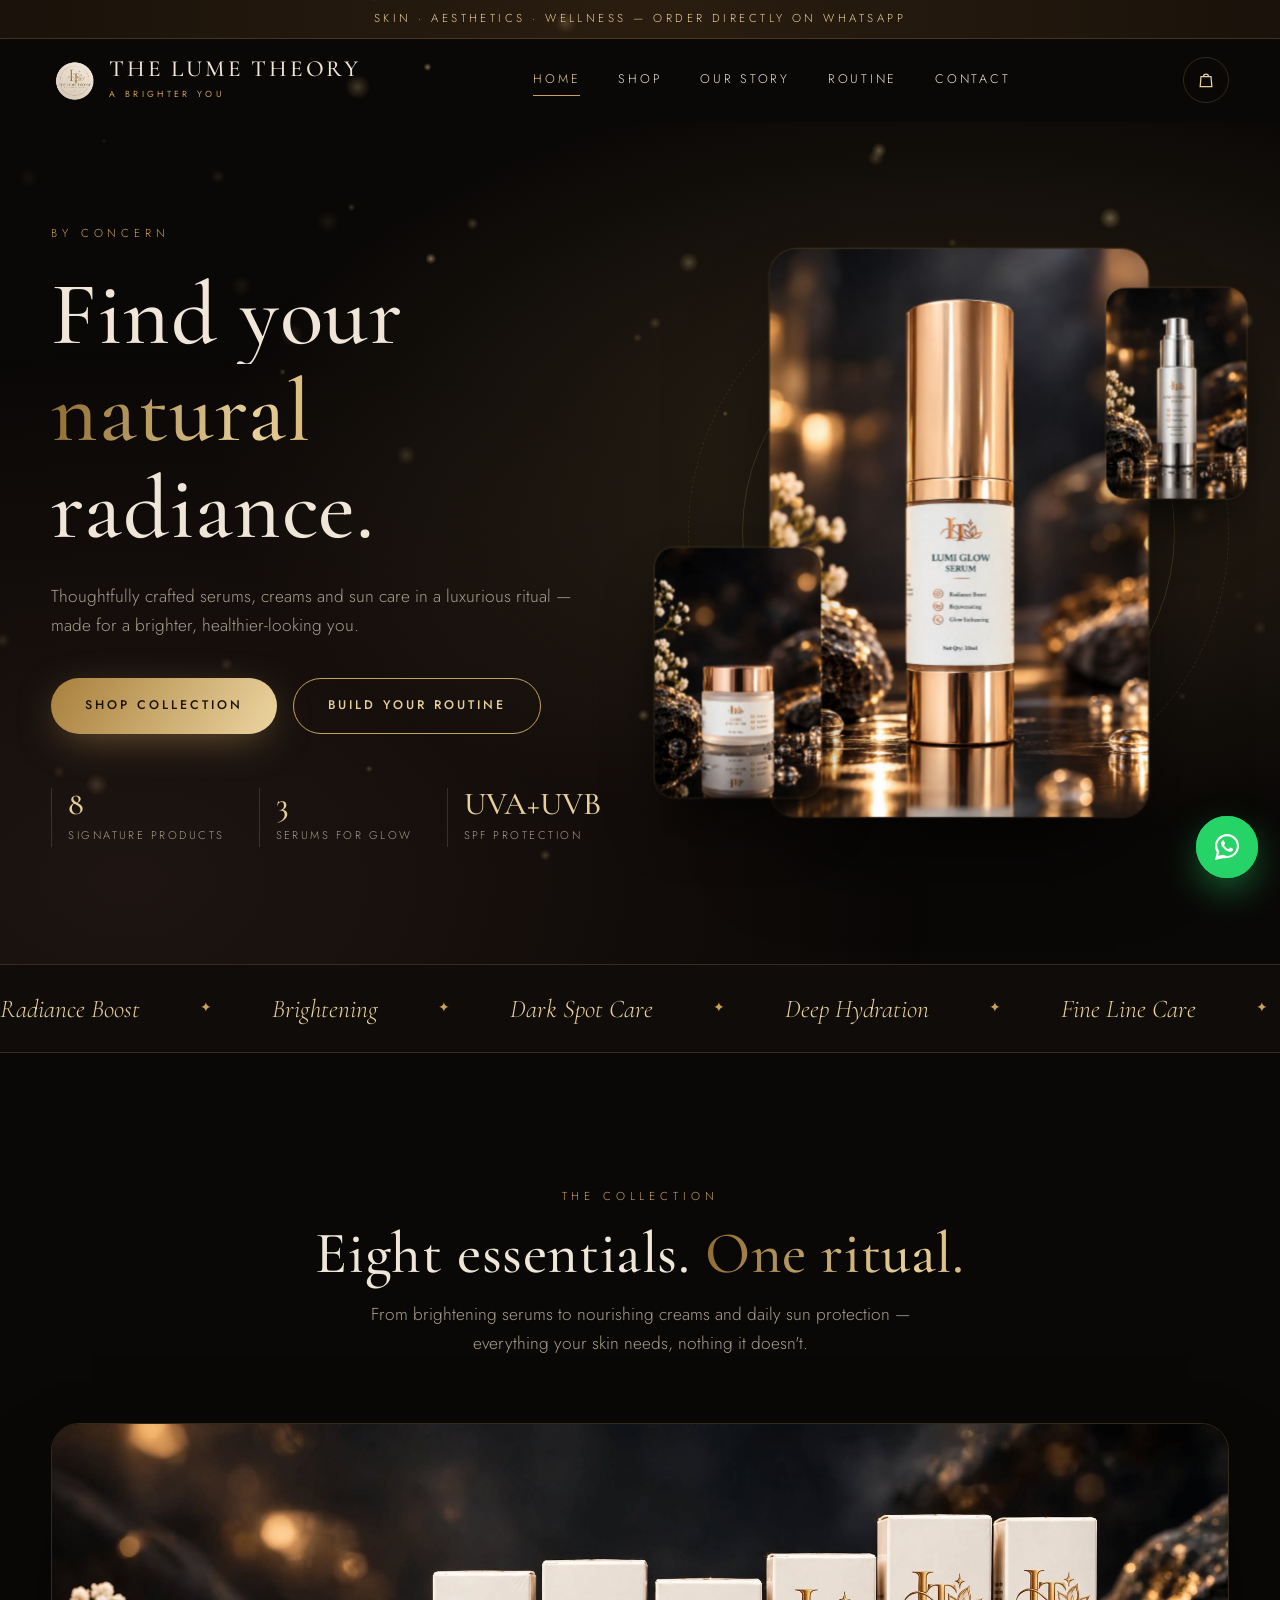
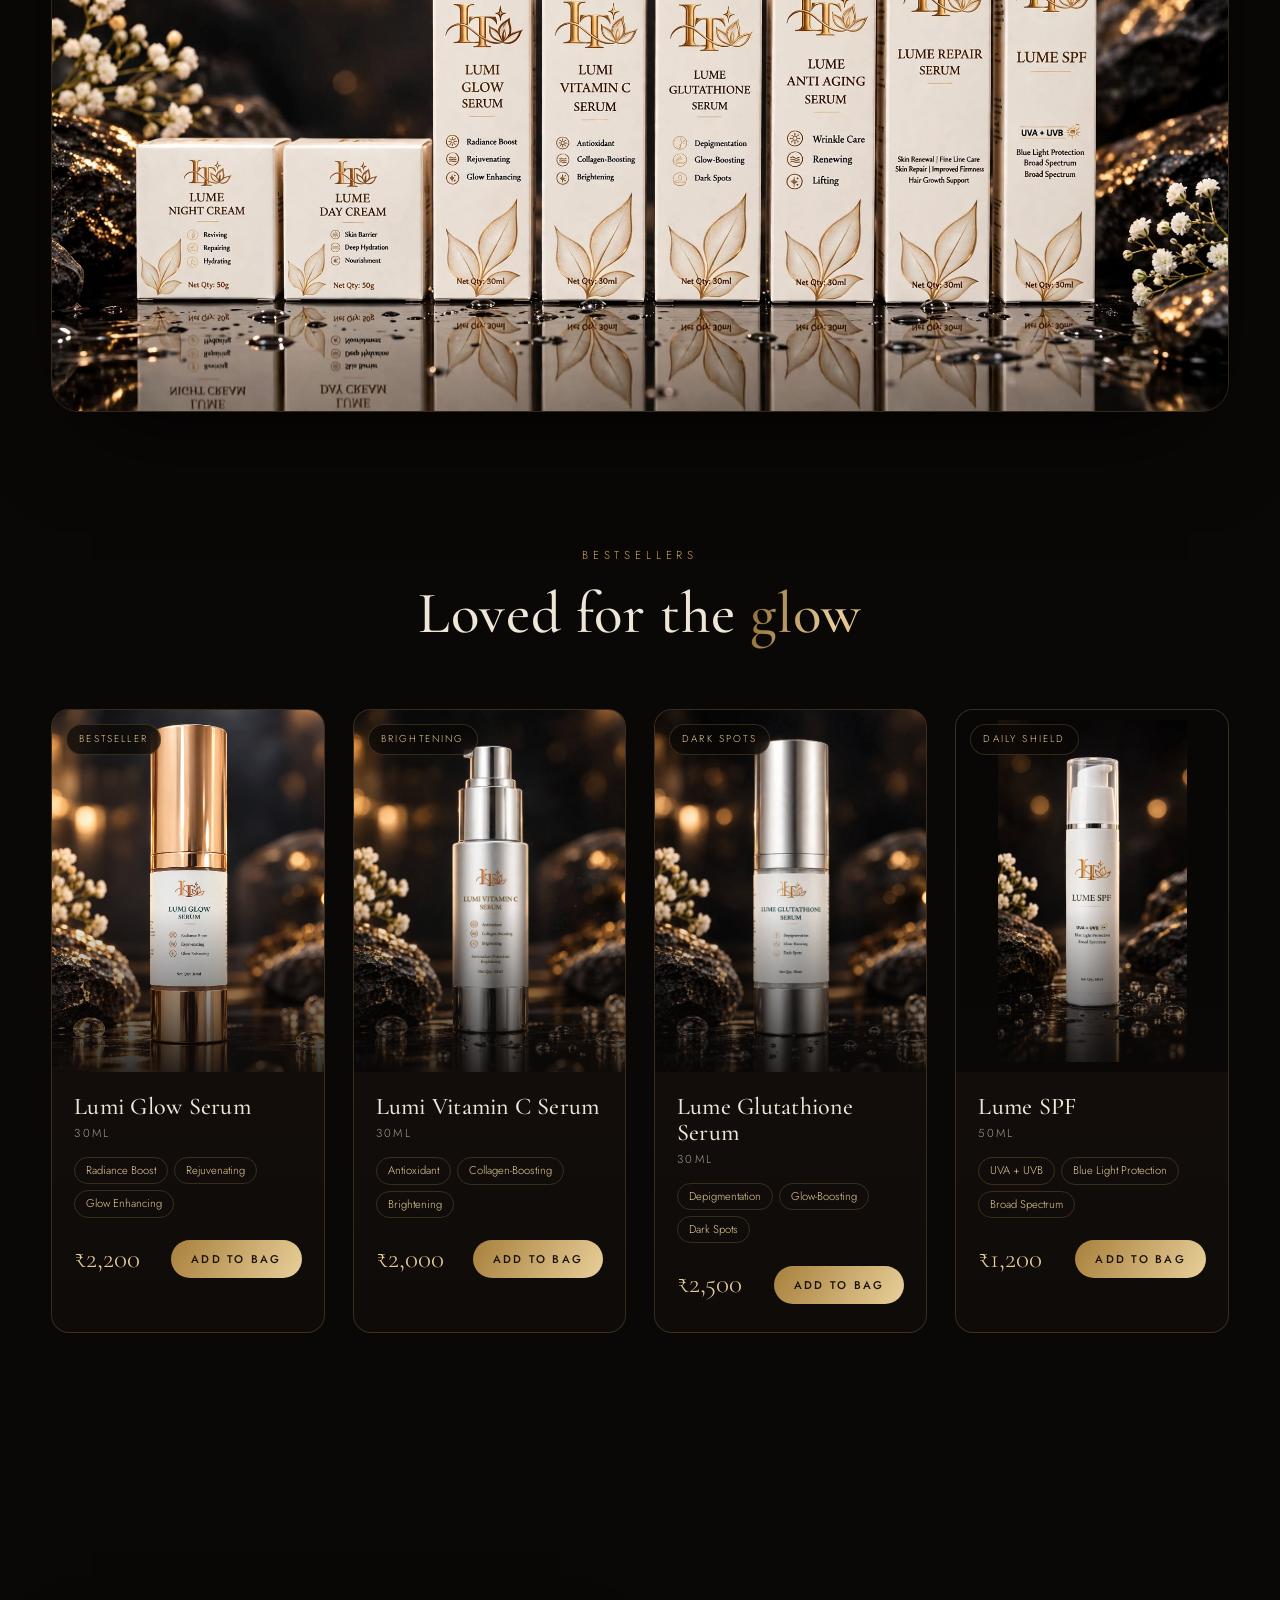
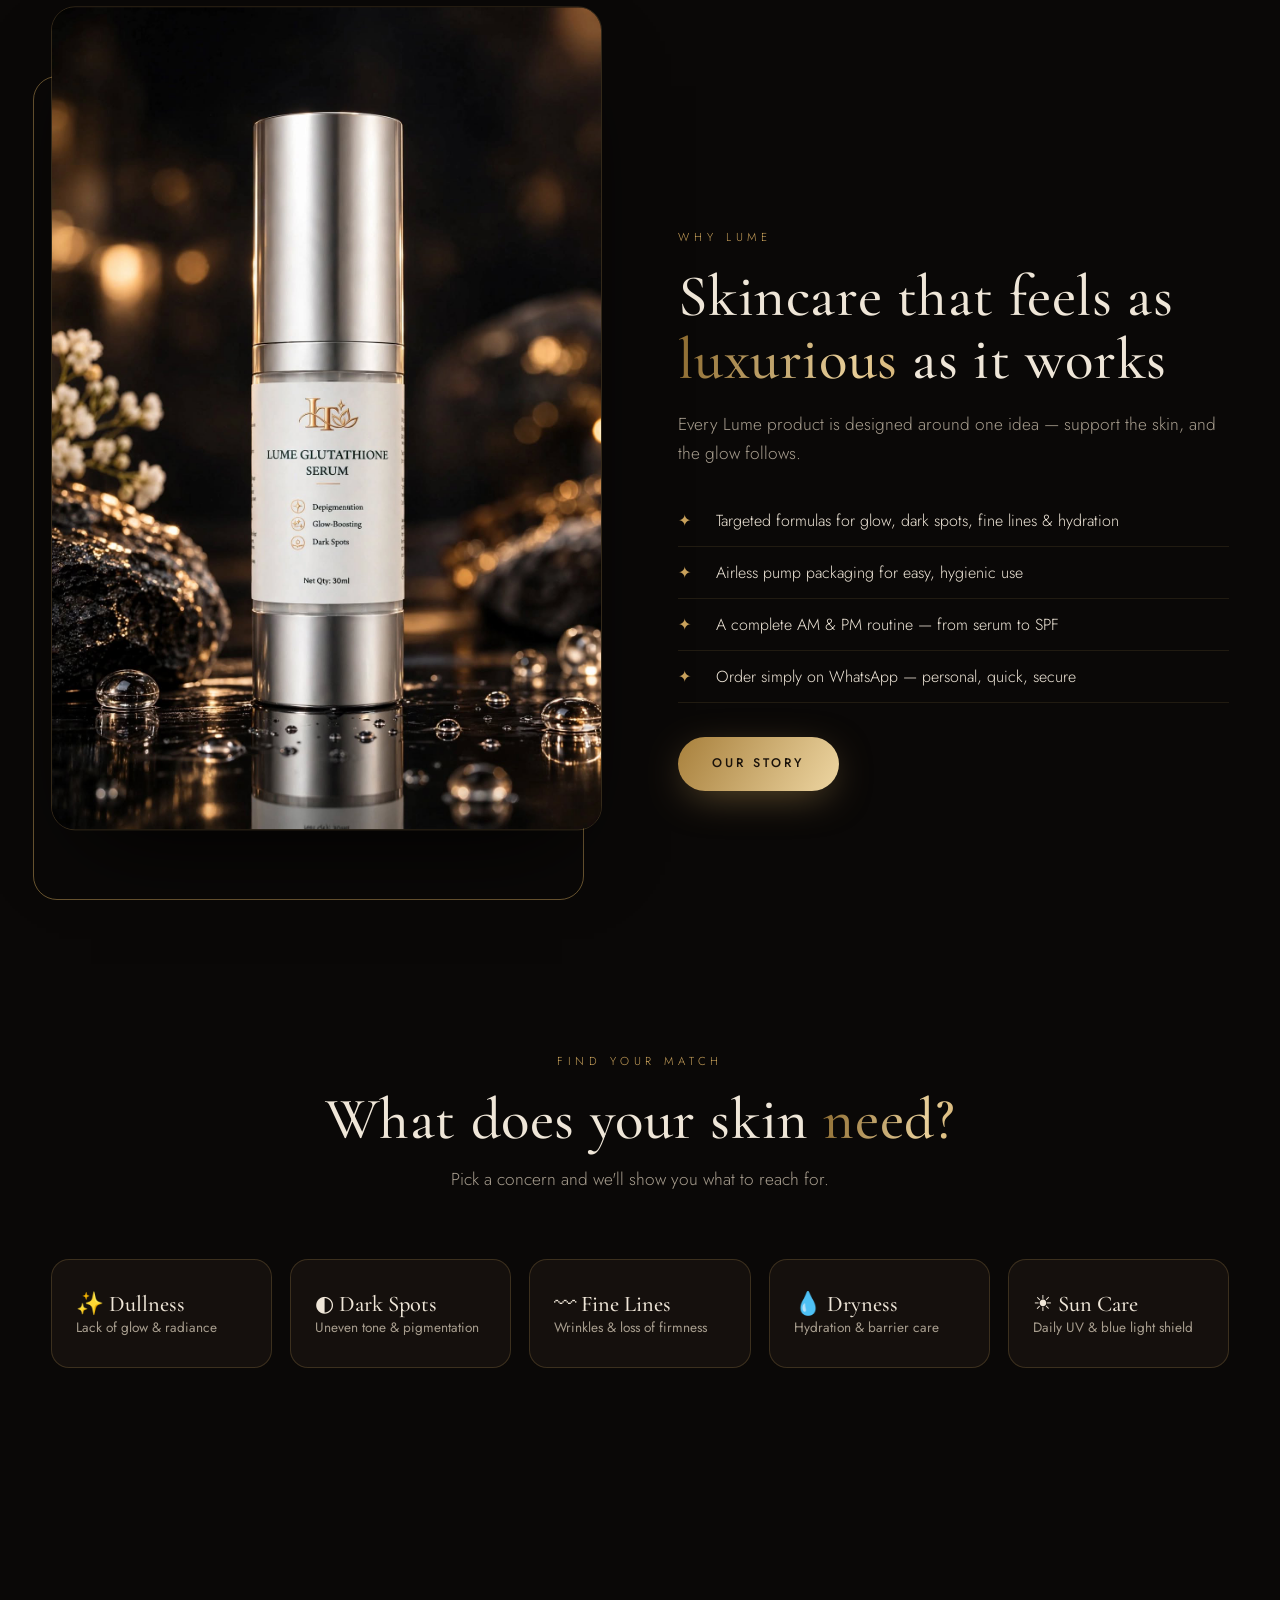
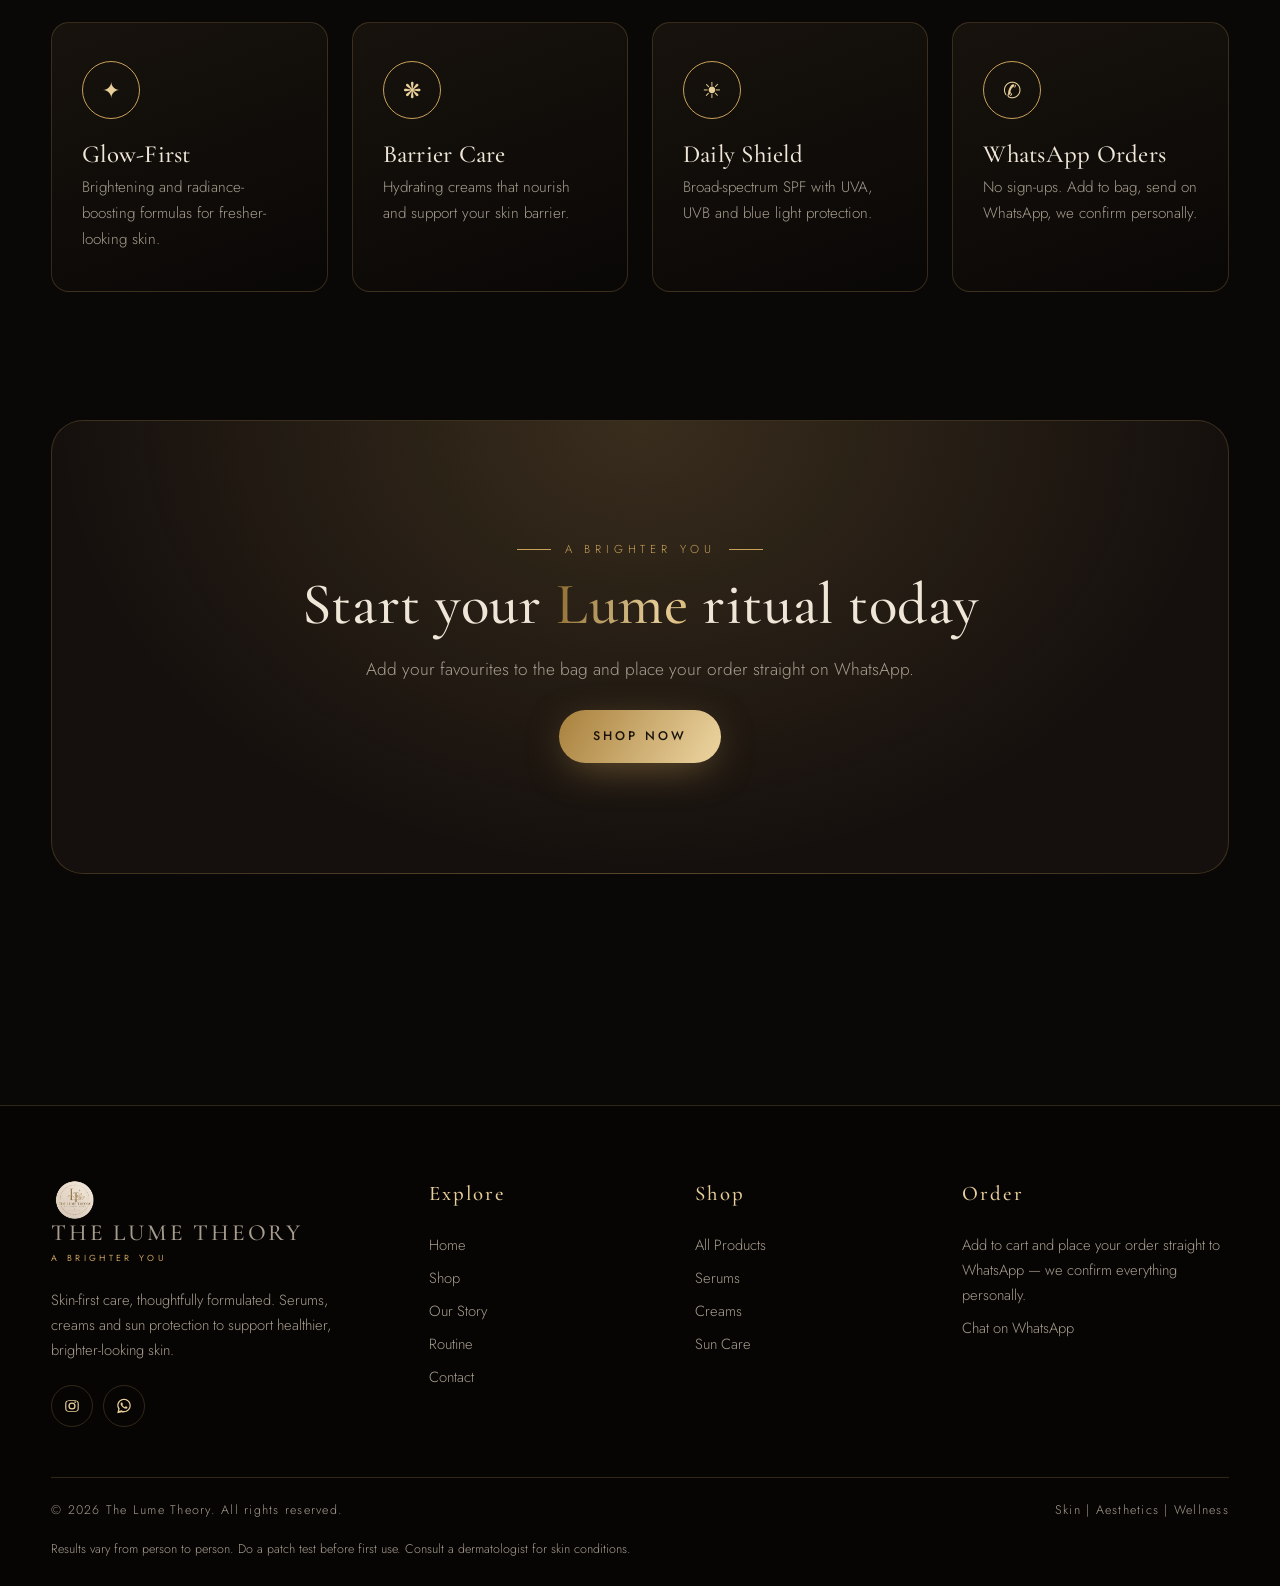
<file: index.html>
<!DOCTYPE html>
<html lang="en">
<head>
<meta charset="UTF-8">
<meta name="viewport" content="width=device-width,initial-scale=1">
<title>The Lume Theory — Skin | Aesthetics | Wellness</title>
<meta name="description" content="The Lume Theory — premium skincare serums, creams and SPF. Order directly on WhatsApp. A Brighter You.">
<meta name="theme-color" content="#0a0807">
<link rel="icon" type="image/png" href="logo.png">
<link rel="apple-touch-icon" href="logo.png">
<meta property="og:title" content="The Lume Theory — A Brighter You">
<meta property="og:image" content="lume-collection.jpg">
<link rel="preconnect" href="https://fonts.googleapis.com"><link rel="preconnect" href="https://fonts.gstatic.com" crossorigin>
<link href="https://fonts.googleapis.com/css2?family=Cormorant+Garamond:ital,wght@0,400;0,500;0,600;1,400;1,500&family=Jost:wght@300;400;500&display=swap" rel="stylesheet">
<link rel="stylesheet" href="style.css?v=20261021-2">
</head>
<body>
<main>
  <section class="hero">
    <div class="wrap">
      <div>
        <span class="eyebrow no-mark">By Concern</span>
        <h1><span class="line"><span>Find your</span></span><span class="line"><span class="gold-text">natural</span></span><span class="line"><span>radiance.</span></span></h1>
        <p class="lead rv in">Thoughtfully crafted serums, creams and sun care in a luxurious ritual — made for a brighter, healthier-looking you.</p>
        <div class="cta"><a href="shop.html" class="btn btn-gold">Shop Collection</a><a href="routine.html" class="btn btn-line">Build Your Routine</a></div>
        <div class="trust">
          <div><b data-count="8">0</b><span>Signature Products</span></div>
          <div><b data-count="3">0</b><span>Serums for Glow</span></div>
          <div><b>UVA+UVB</b><span>SPF Protection</span></div>
        </div>
      </div>
      <div class="stage">
        <div class="ring"></div><div class="ring r2"></div>
        <div class="tilt">
          <img class="main-img" src="lumi-glow-serum.jpg" alt="Lumi Glow Serum" fetchpriority="high">
          <img class="mini m1" src="lume-day-cream.jpg" alt="Lume Day Cream" loading="lazy">
          <img class="mini m2" src="lume-vitamin-c-serum.jpg" alt="Lumi Vitamin C Serum" loading="lazy">
        </div>
      </div>
    </div>
  </section>

  <div class="marquee"><div class="track">
    <span>Radiance Boost</span><span>Brightening</span><span>Dark Spot Care</span><span>Deep Hydration</span><span>Fine Line Care</span><span>Broad Spectrum SPF</span>
    <span>Radiance Boost</span><span>Brightening</span><span>Dark Spot Care</span><span>Deep Hydration</span><span>Fine Line Care</span><span>Broad Spectrum SPF</span>
  </div></div>

  <section class="sec"><div class="wrap">
    <div class="head center"><span class="eyebrow c rv no-mark">The Collection</span><h2 class="rv">Eight essentials. <span class="gold-text">One ritual.</span></h2><p class="lead rv">From brightening serums to nourishing creams and daily sun protection — everything your skin needs, nothing it doesn't.</p></div>
    <div class="banner rv z"><img src="lume-collection.jpg" alt="The Lume Theory full product collection"></div>
  </div></section>

  <section class="sec" style="padding-top:0"><div class="wrap">
    <div class="head center"><span class="eyebrow c rv no-mark">Bestsellers</span><h2 class="rv">Loved for the <span class="gold-text">glow</span></h2></div>
    <div class="grid" data-grid="featured"></div>
    <div class="center rv" style="margin-top:50px"><a href="shop.html" class="btn btn-line">View All Products</a></div>
  </div></section>

  <section class="sec"><div class="wrap split">
    <div class="vis rv l"><img src="lume-glutathione-serum.jpg" alt="Lume Glutathione Serum" data-par="-.03"></div>
    <div class="rv r">
      <span class="eyebrow no-mark">Why Lume</span>
      <h2 style="margin:16px 0 18px">Skincare that feels as <span class="gold-text">luxurious</span> as it works</h2>
      <p class="lead">Every Lume product is designed around one idea — support the skin, and the glow follows.</p>
      <ul class="ticks"><li>Targeted formulas for glow, dark spots, fine lines &amp; hydration</li><li>Airless pump packaging for easy, hygienic use</li><li>A complete AM &amp; PM routine — from serum to SPF</li><li>Order simply on WhatsApp — personal, quick, secure</li></ul>
      <a href="about.html" class="btn btn-gold">Our Story</a>
    </div>
  </div></section>

  <section class="sec" style="padding-top:0"><div class="wrap">
    <div class="head center"><span class="eyebrow c rv no-mark">Find Your Match</span><h2 class="rv">What does your skin <span class="gold-text">need?</span></h2><p class="lead rv">Pick a concern and we'll show you what to reach for.</p></div>
    <div data-finder></div>
  </div></section>

  <section class="sec" style="padding-top:0"><div class="wrap">
    <div class="pillars">
      <div class="pillar rv d1"><div class="ic">✦</div><h3>Glow-First</h3><p>Brightening and radiance-boosting formulas for fresher-looking skin.</p></div>
      <div class="pillar rv d2"><div class="ic">❋</div><h3>Barrier Care</h3><p>Hydrating creams that nourish and support your skin barrier.</p></div>
      <div class="pillar rv d3"><div class="ic">☀</div><h3>Daily Shield</h3><p>Broad-spectrum SPF with UVA, UVB and blue light protection.</p></div>
      <div class="pillar rv d4"><div class="ic">✆</div><h3>WhatsApp Orders</h3><p>No sign-ups. Add to bag, send on WhatsApp, we confirm personally.</p></div>
    </div>
  </div></section>

  <section class="sec" style="padding-top:0"><div class="wrap">
    <div class="band rv z"><span class="eyebrow c">A Brighter You</span><h2>Start your <span class="gold-text">Lume</span> ritual today</h2><p class="lead" style="margin-inline:auto">Add your favourites to the bag and place your order straight on WhatsApp.</p><a href="shop.html" class="btn btn-gold">Shop Now</a></div>
  </div></section>
</main>
<script src="main.js?v=20261021-2"></script>
</body>
</html>
</file>
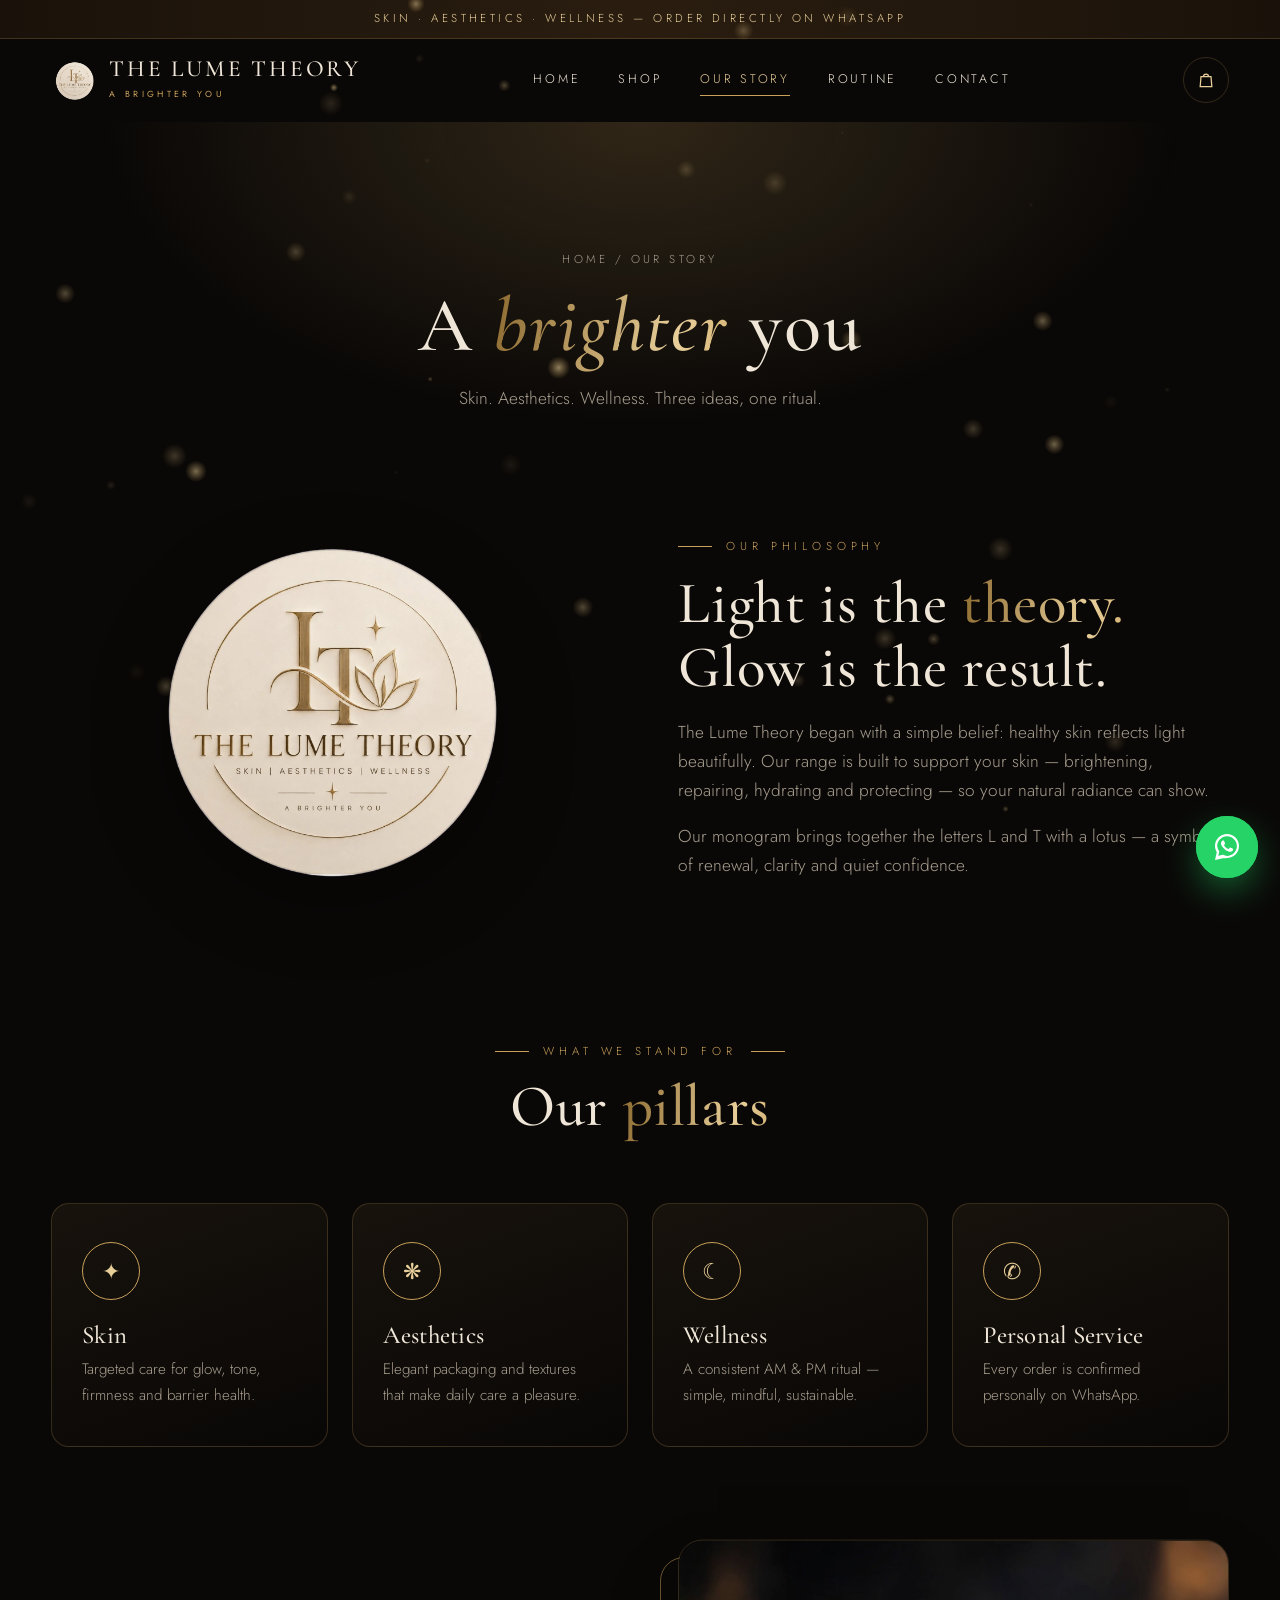
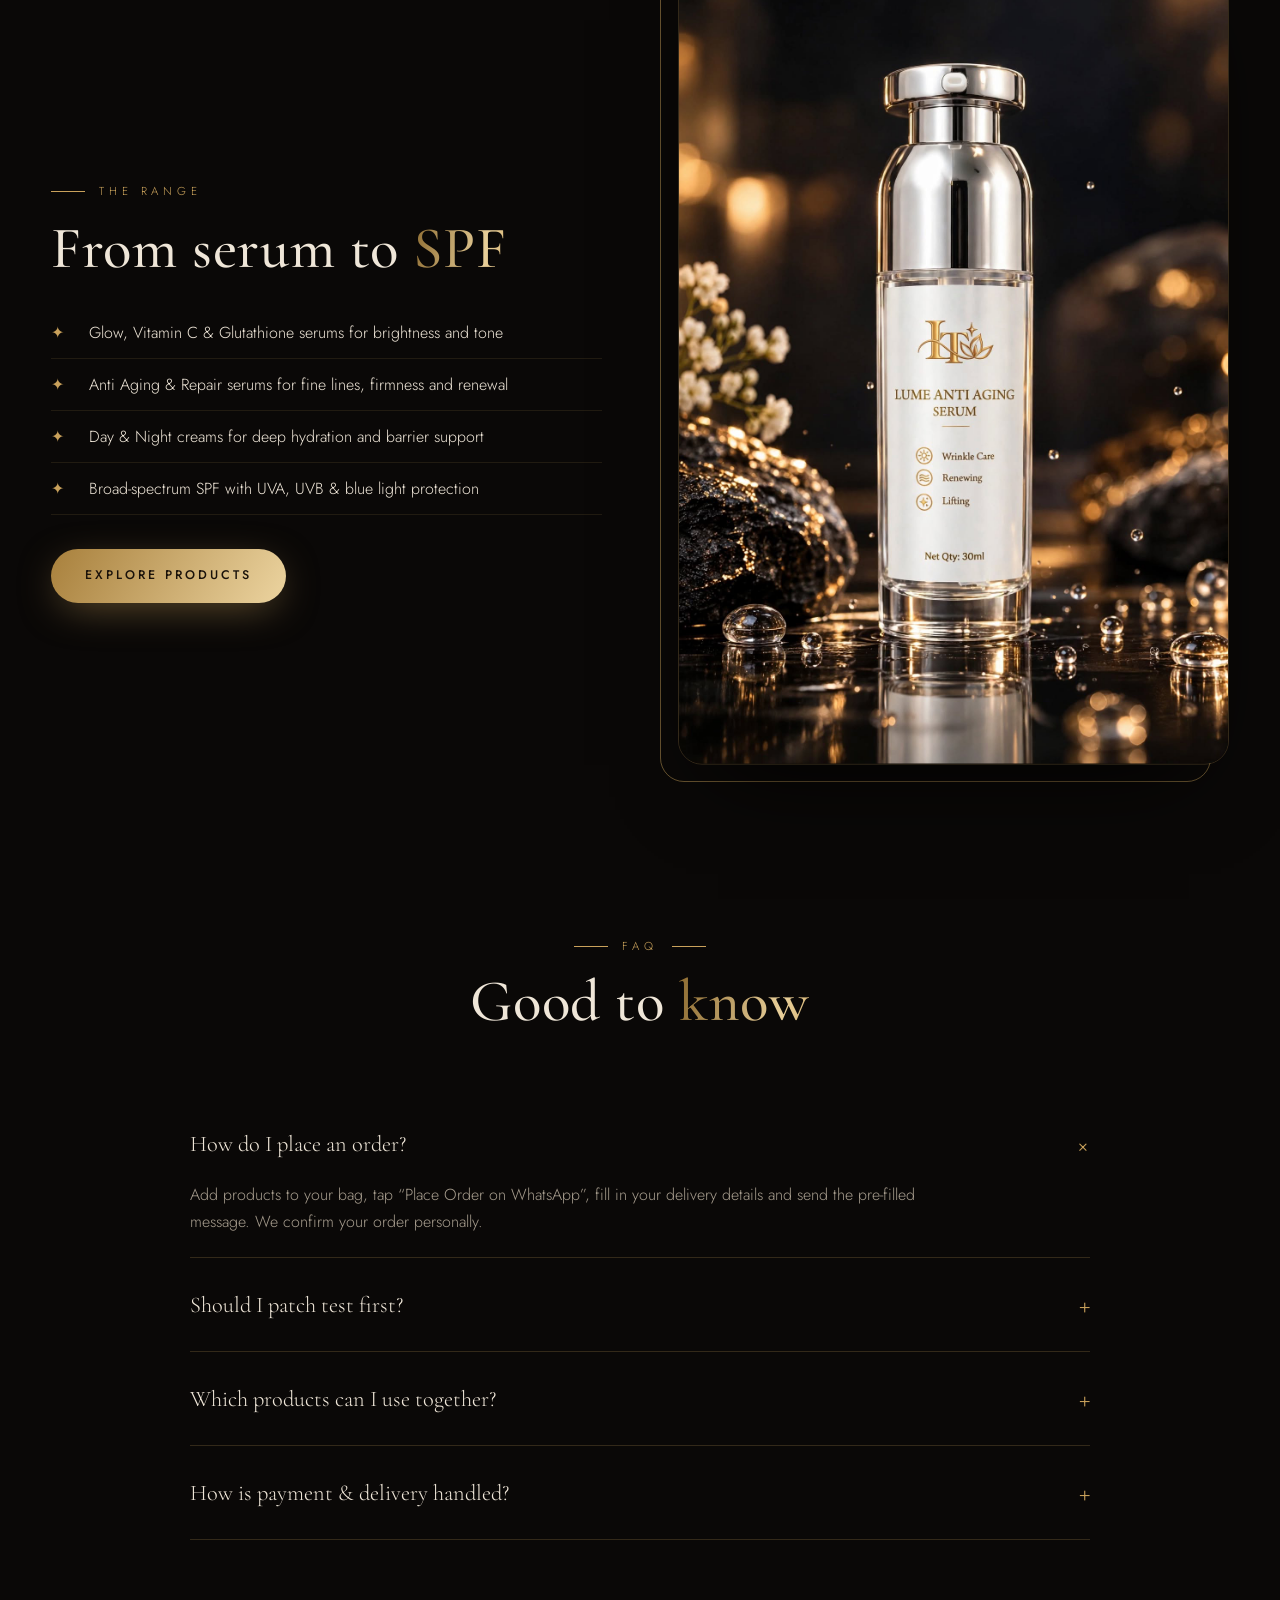
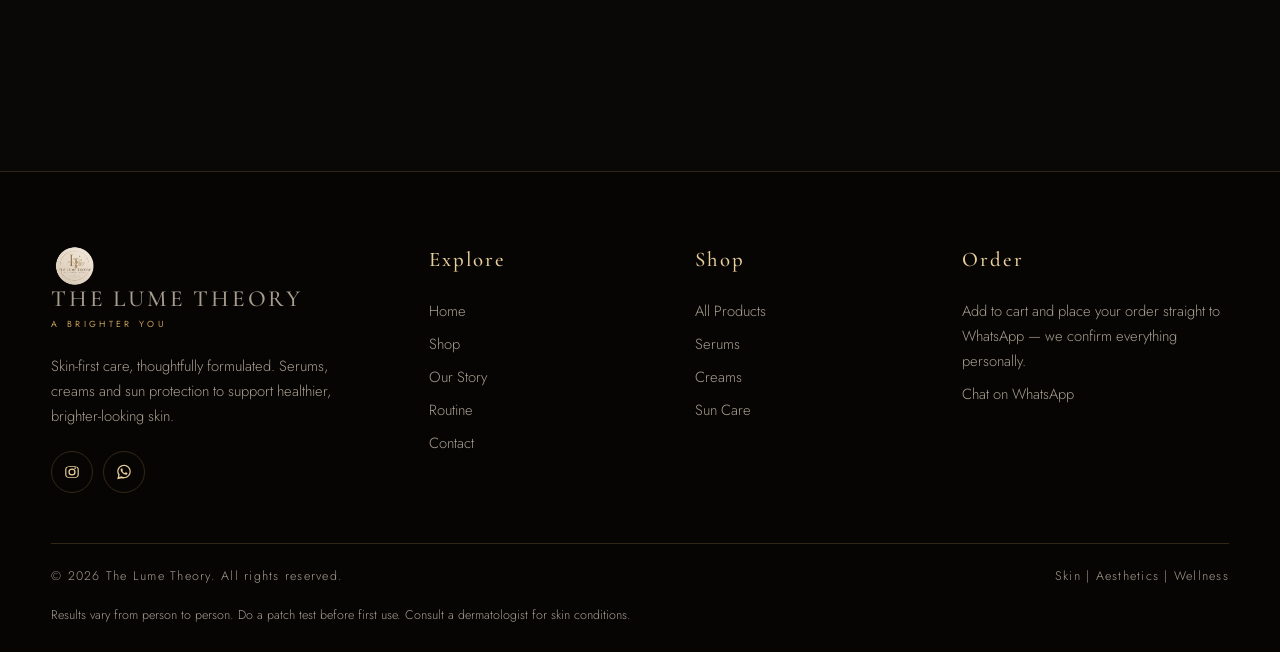
<file: about.html>
<!DOCTYPE html>
<html lang="en">
<head>
<meta charset="UTF-8">
<meta name="viewport" content="width=device-width,initial-scale=1">
<title>Our Story — The Lume Theory</title>
<meta name="description" content="The story behind The Lume Theory — skin, aesthetics and wellness for a brighter you.">
<meta name="theme-color" content="#0a0807">
<link rel="icon" type="image/png" href="logo.png">
<link rel="apple-touch-icon" href="logo.png">
<link rel="preconnect" href="https://fonts.googleapis.com"><link rel="preconnect" href="https://fonts.gstatic.com" crossorigin>
<link href="https://fonts.googleapis.com/css2?family=Cormorant+Garamond:ital,wght@0,400;0,500;0,600;1,400;1,500&family=Jost:wght@300;400;500&display=swap" rel="stylesheet">
<link rel="stylesheet" href="style.css">
</head>
<body>
<main>
  <section class="phero"><div class="wrap">
    <div class="crumbs"><a href="index.html">Home</a> / Our Story</div>
    <h1 class="story-title">A <span class="gold-text">brighter</span> you</h1>
    <p class="lead" style="margin-inline:auto">Skin. Aesthetics. Wellness. Three ideas, one ritual.</p>
  </div></section>

  <section class="sec" style="padding-top:20px"><div class="wrap split">
    <div class="vis rv l story-logo-wrap"><img class="story-logo" src="logo.png" alt="The Lume Theory emblem"></div>
    <div class="rv r">
      <span class="eyebrow">Our Philosophy</span>
      <h2 style="margin:16px 0 18px">Light is the <span class="gold-text">theory.</span> Glow is the result.</h2>
      <p class="lead" style="margin-bottom:16px">The Lume Theory began with a simple belief: healthy skin reflects light beautifully. Our range is built to support your skin — brightening, repairing, hydrating and protecting — so your natural radiance can show.</p>
      <p class="lead">Our monogram brings together the letters L and T with a lotus — a symbol of renewal, clarity and quiet confidence.</p>
    </div>
  </div></section>

  <section class="sec" style="padding-top:0"><div class="wrap">
    <div class="head center"><span class="eyebrow c rv">What We Stand For</span><h2 class="rv">Our <span class="gold-text">pillars</span></h2></div>
    <div class="pillars">
      <div class="pillar rv d1"><div class="ic">✦</div><h3>Skin</h3><p>Targeted care for glow, tone, firmness and barrier health.</p></div>
      <div class="pillar rv d2"><div class="ic">❋</div><h3>Aesthetics</h3><p>Elegant packaging and textures that make daily care a pleasure.</p></div>
      <div class="pillar rv d3"><div class="ic">☾</div><h3>Wellness</h3><p>A consistent AM &amp; PM ritual — simple, mindful, sustainable.</p></div>
      <div class="pillar rv d4"><div class="ic">✆</div><h3>Personal Service</h3><p>Every order is confirmed personally on WhatsApp.</p></div>
    </div>
  </div></section>

  <section class="sec" style="padding-top:0"><div class="wrap split">
    <div class="rv l">
      <span class="eyebrow">The Range</span>
      <h2 style="margin:16px 0 18px">From serum to <span class="gold-text">SPF</span></h2>
      <ul class="ticks"><li>Glow, Vitamin C &amp; Glutathione serums for brightness and tone</li><li>Anti Aging &amp; Repair serums for fine lines, firmness and renewal</li><li>Day &amp; Night creams for deep hydration and barrier support</li><li>Broad-spectrum SPF with UVA, UVB &amp; blue light protection</li></ul>
      <a href="shop.html" class="btn btn-gold">Explore Products</a>
    </div>
    <div class="vis rv r"><img src="lume-anti-aging-serum.jpg" alt="Lume Anti Aging Serum" data-par="-.03"></div>
  </div></section>

  <section class="sec" style="padding-top:0"><div class="wrap" style="max-width:900px">
    <div class="head center"><span class="eyebrow c rv">FAQ</span><h2 class="rv">Good to <span class="gold-text">know</span></h2></div>
    <div class="faq rv">
      <details open><summary>How do I place an order?</summary><p>Add products to your bag, tap “Place Order on WhatsApp”, fill in your delivery details and send the pre-filled message. We confirm your order personally.</p></details>
      <details><summary>Should I patch test first?</summary><p>Yes — as with any skincare product, we recommend a patch test before first use. Stop use if irritation occurs.</p></details>
      <details><summary>Which products can I use together?</summary><p>See our Routine page for a suggested morning and night order. If you have sensitive skin or a skin condition, consult a dermatologist first.</p></details>
      <details><summary>How is payment &amp; delivery handled?</summary><p>Delivery and payment options are confirmed with you directly on WhatsApp after you send your order.</p></details>
    </div>
  </div></section>
</main>
<script src="main.js"></script>
</body>
</html>
</file>
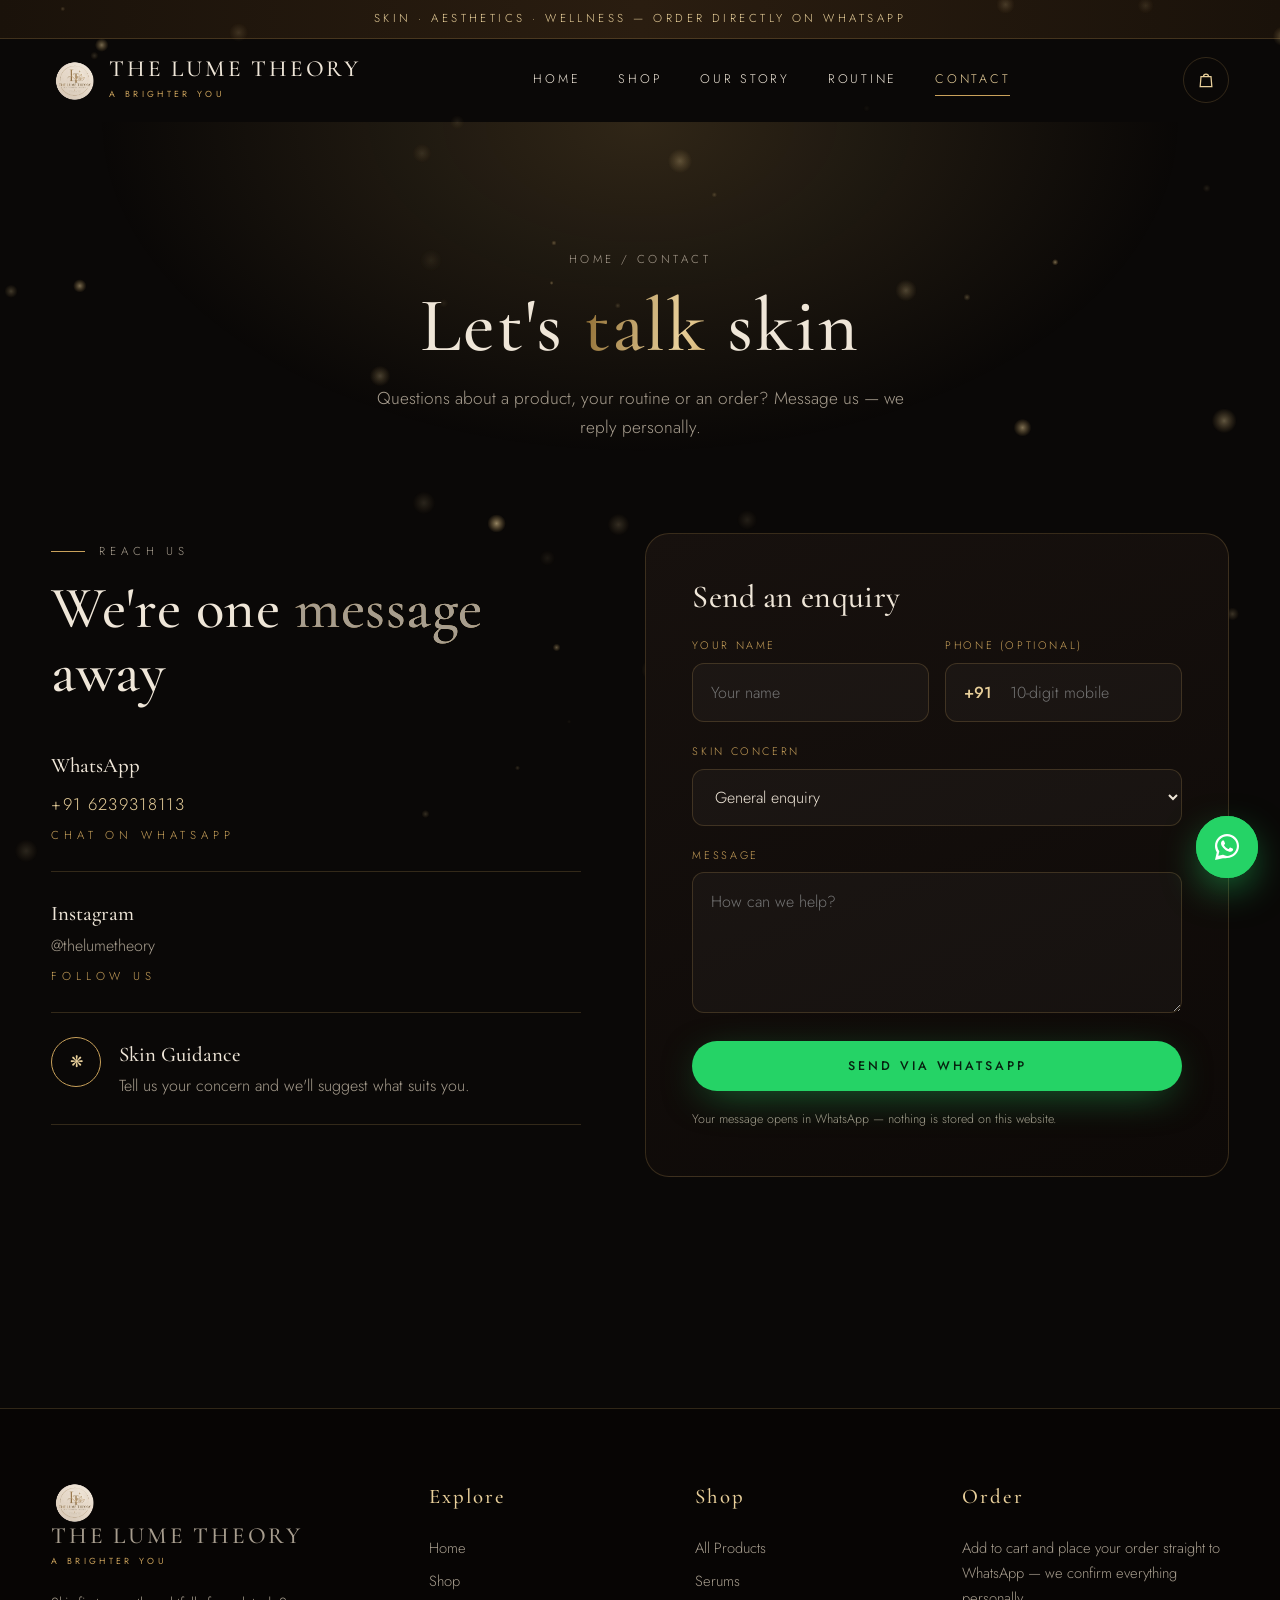
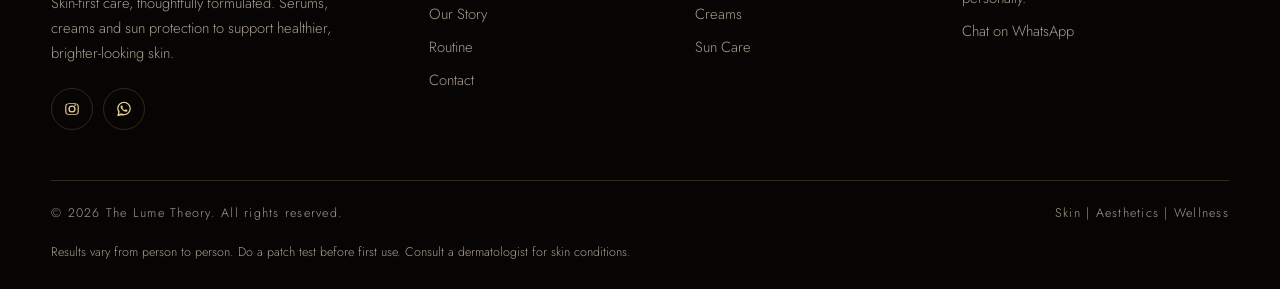
<file: contact.html>
<!DOCTYPE html>
<html lang="en">
<head>
<meta charset="UTF-8">
<meta name="viewport" content="width=device-width,initial-scale=1">
<title>Contact — The Lume Theory</title>
<meta name="description" content="Contact The Lume Theory on WhatsApp or Instagram.">
<meta name="theme-color" content="#0a0807">
<link rel="icon" type="image/png" href="logo.png">
<link rel="apple-touch-icon" href="logo.png">
<link rel="preconnect" href="https://fonts.googleapis.com"><link rel="preconnect" href="https://fonts.gstatic.com" crossorigin>
<link href="https://fonts.googleapis.com/css2?family=Cormorant+Garamond:ital,wght@0,400;0,500;0,600;1,400;1,500&family=Jost:wght@300;400;500&display=swap" rel="stylesheet">
<link rel="stylesheet" href="style.css">
</head>
<body>
<main>
  <section class="phero"><div class="wrap">
    <div class="crumbs"><a href="index.html">Home</a> / Contact</div>
    <h1 class="contact-title">Let's <span class="gold-text">talk</span> skin</h1>
    <p class="lead" style="margin-inline:auto">Questions about a product, your routine or an order? Message us — we reply personally.</p>
  </div></section>

  <section class="sec" style="padding-top:20px"><div class="wrap contact">
    <div class="info rv l">
      <span class="eyebrow">Reach Us</span>
      <h2 style="margin:16px 0 20px">We're one <span class="gold-text">message</span> away</h2>
      <div class="it"><div><b>WhatsApp</b><a class="contact-number" href="tel:+916239318113">+91 6239318113</a><br><a id="waLink" class="eyebrow no-mark" style="margin-top:8px" target="_blank" rel="noopener" href="#">Chat on WhatsApp</a></div></div>
      <div class="it"><div><b>Instagram</b><span>@thelumetheory</span><br><a id="igLink" class="eyebrow no-mark" style="margin-top:8px" target="_blank" rel="noopener" href="#">Follow Us</a></div></div>
      <div class="it"><div class="ic">❋</div><div><b>Skin Guidance</b><span>Tell us your concern and we'll suggest what suits you.</span></div></div>
    </div>
    <form class="form rv r" id="contactForm" novalidate>
      <h3 style="font-size:2rem;margin-bottom:22px">Send an enquiry</h3>
      <div class="two"><div class="fld"><label>Your Name</label><input name="name" placeholder="Your name" autocomplete="name"><div class="err">Use letters only for your name</div></div><div class="fld"><label>Phone (optional)</label><div class="phone-field"><span>+91</span><input name="phone" placeholder="10-digit mobile" inputmode="numeric" autocomplete="tel-national" pattern="[0-9]{10}"></div><div class="err">Enter a valid 10-digit number</div></div></div>
      <div class="fld"><label>Skin Concern</label><select name="concern"><option>General enquiry</option><option>Dullness / Glow</option><option>Dark spots / Pigmentation</option><option>Fine lines / Anti-aging</option><option>Dryness / Hydration</option><option>Sun protection</option></select></div>
      <div class="fld"><label>Message</label><textarea name="message" rows="4" placeholder="How can we help?"></textarea></div>
      <button class="btn btn-wa" style="width:100%" type="submit">Send via WhatsApp</button>
      <p class="note">Your message opens in WhatsApp — nothing is stored on this website.</p>
    </form>
  </div></section>
</main>
<script src="main.js"></script>
<script>document.getElementById("waLink").href=waLink("Hi The Lume Theory!");document.getElementById("igLink").href=CONFIG.instagram;</script>
</body>
</html>
</file>
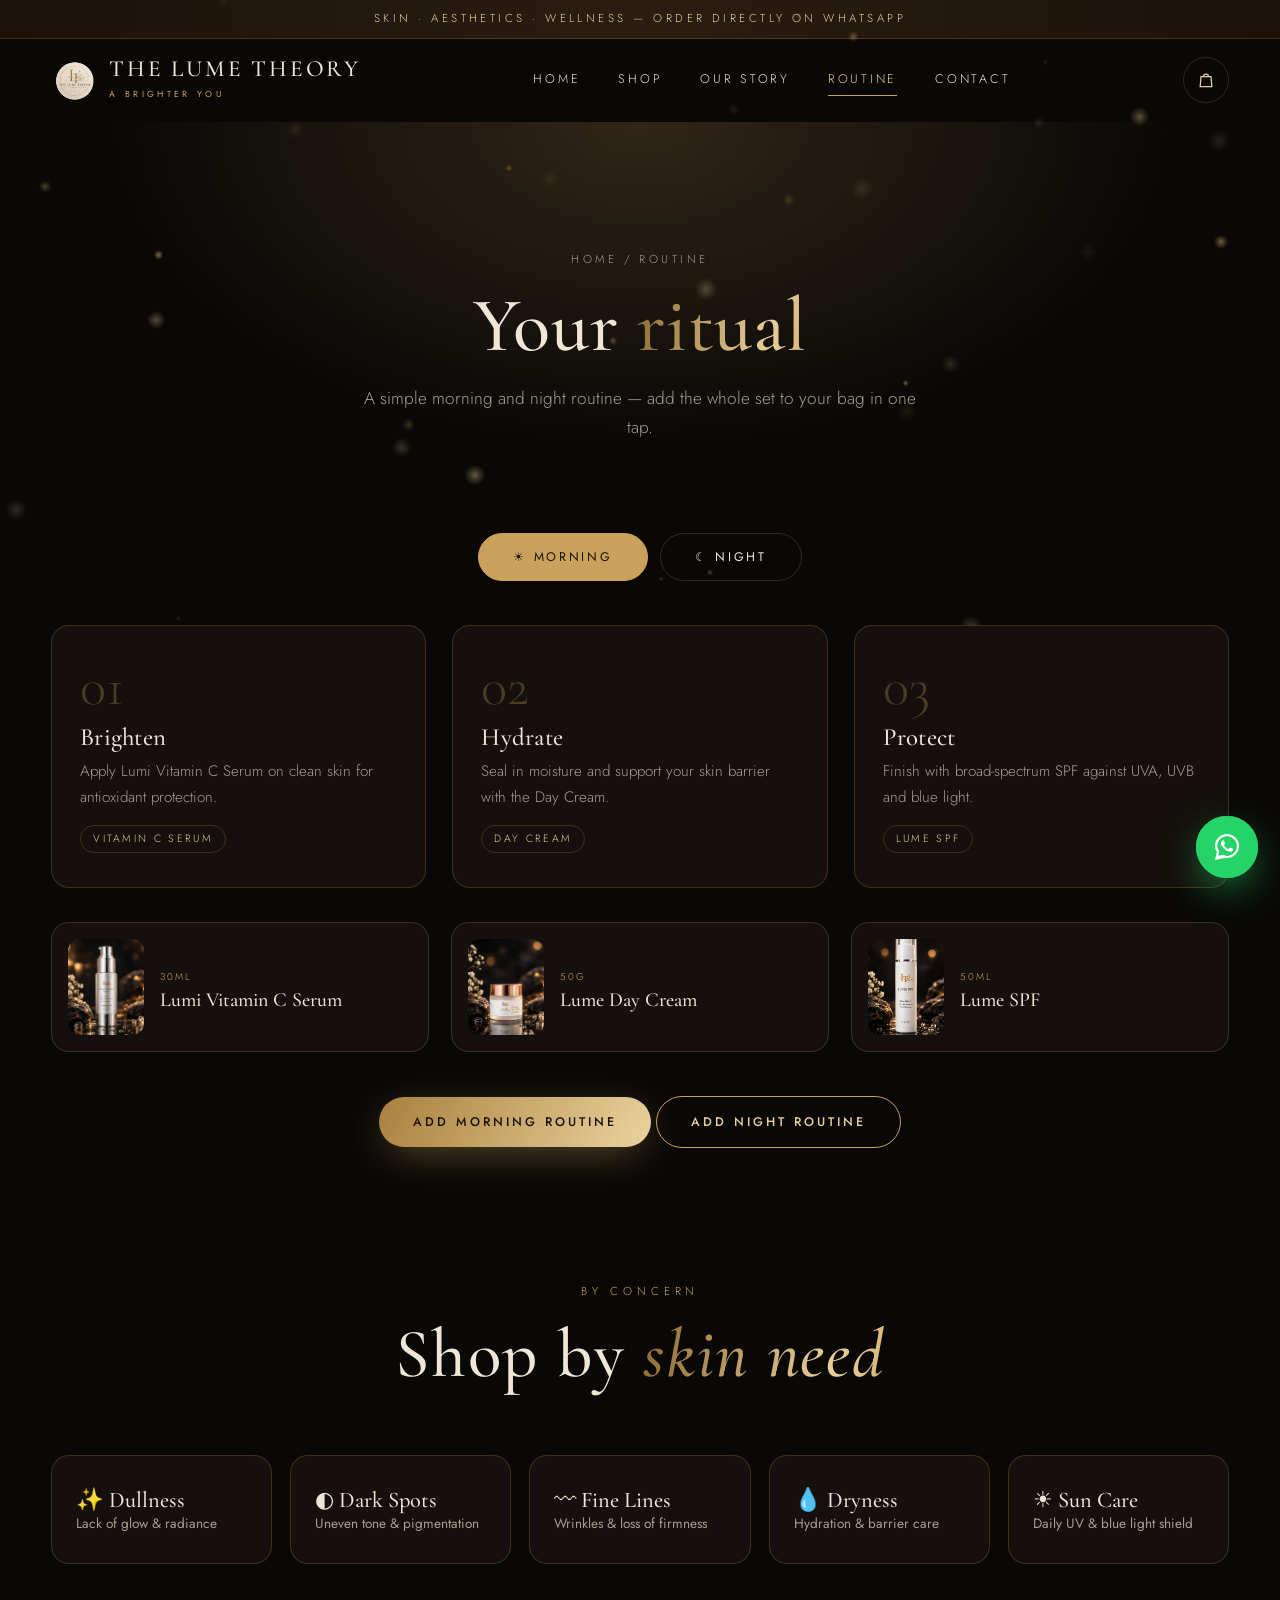
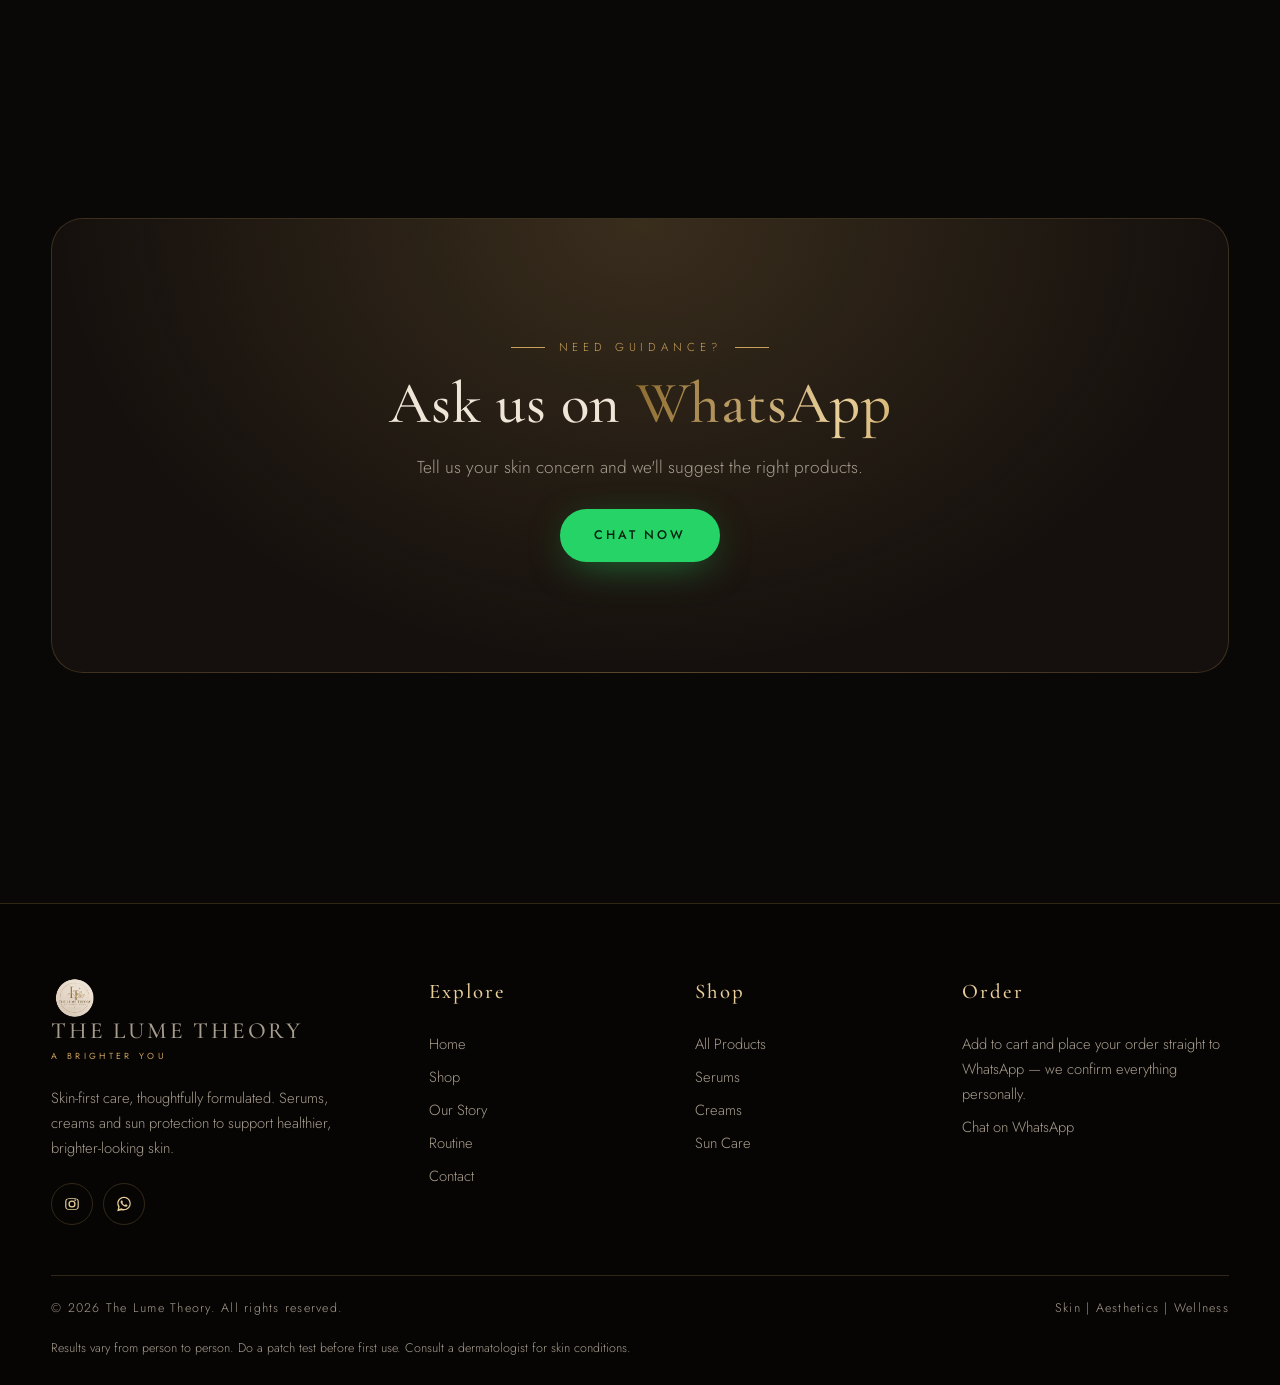
<file: routine.html>
<!DOCTYPE html>
<html lang="en">
<head>
<meta charset="UTF-8">
<meta name="viewport" content="width=device-width,initial-scale=1">
<title>Your Routine — The Lume Theory</title>
<meta name="description" content="Morning and night skincare routines with The Lume Theory. Add a full routine to your bag in one tap.">
<meta name="theme-color" content="#0a0807">
<link rel="icon" type="image/png" href="logo.png">
<link rel="apple-touch-icon" href="logo.png">
<link rel="preconnect" href="https://fonts.googleapis.com"><link rel="preconnect" href="https://fonts.gstatic.com" crossorigin>
<link href="https://fonts.googleapis.com/css2?family=Cormorant+Garamond:ital,wght@0,400;0,500;0,600;1,400;1,500&family=Jost:wght@300;400;500&display=swap" rel="stylesheet">
<link rel="stylesheet" href="style.css">
</head>
<body>
<main>
  <section class="phero"><div class="wrap">
    <div class="crumbs"><a href="index.html">Home</a> / Routine</div>
    <h1>Your <span class="gold-text">ritual</span></h1>
    <p class="lead" style="margin-inline:auto">A simple morning and night routine — add the whole set to your bag in one tap.</p>
  </div></section>
  <section class="sec" style="padding-top:20px"><div class="wrap"><div data-routine></div></div></section>

  <section class="sec" style="padding-top:0"><div class="wrap">
    <div class="head center"><span class="eyebrow c rv no-mark">By Concern</span><h2 class="rv concern-heading">Shop by <span class="gold-text">skin need</span></h2></div>
    <div data-finder></div>
  </div></section>

  <section class="sec" style="padding-top:0"><div class="wrap">
    <div class="band rv z"><span class="eyebrow c">Need guidance?</span><h2>Ask us on <span class="gold-text">WhatsApp</span></h2><p class="lead" style="margin-inline:auto">Tell us your skin concern and we'll suggest the right products.</p>
      <a class="btn btn-wa" target="_blank" rel="noopener" href="#" id="waHelp">Chat Now</a></div>
  </div></section>
</main>
<script src="main.js"></script>
<script>document.getElementById("waHelp").href=waLink("Hi The Lume Theory! Can you suggest a routine for my skin?");</script>
</body>
</html>
</file>
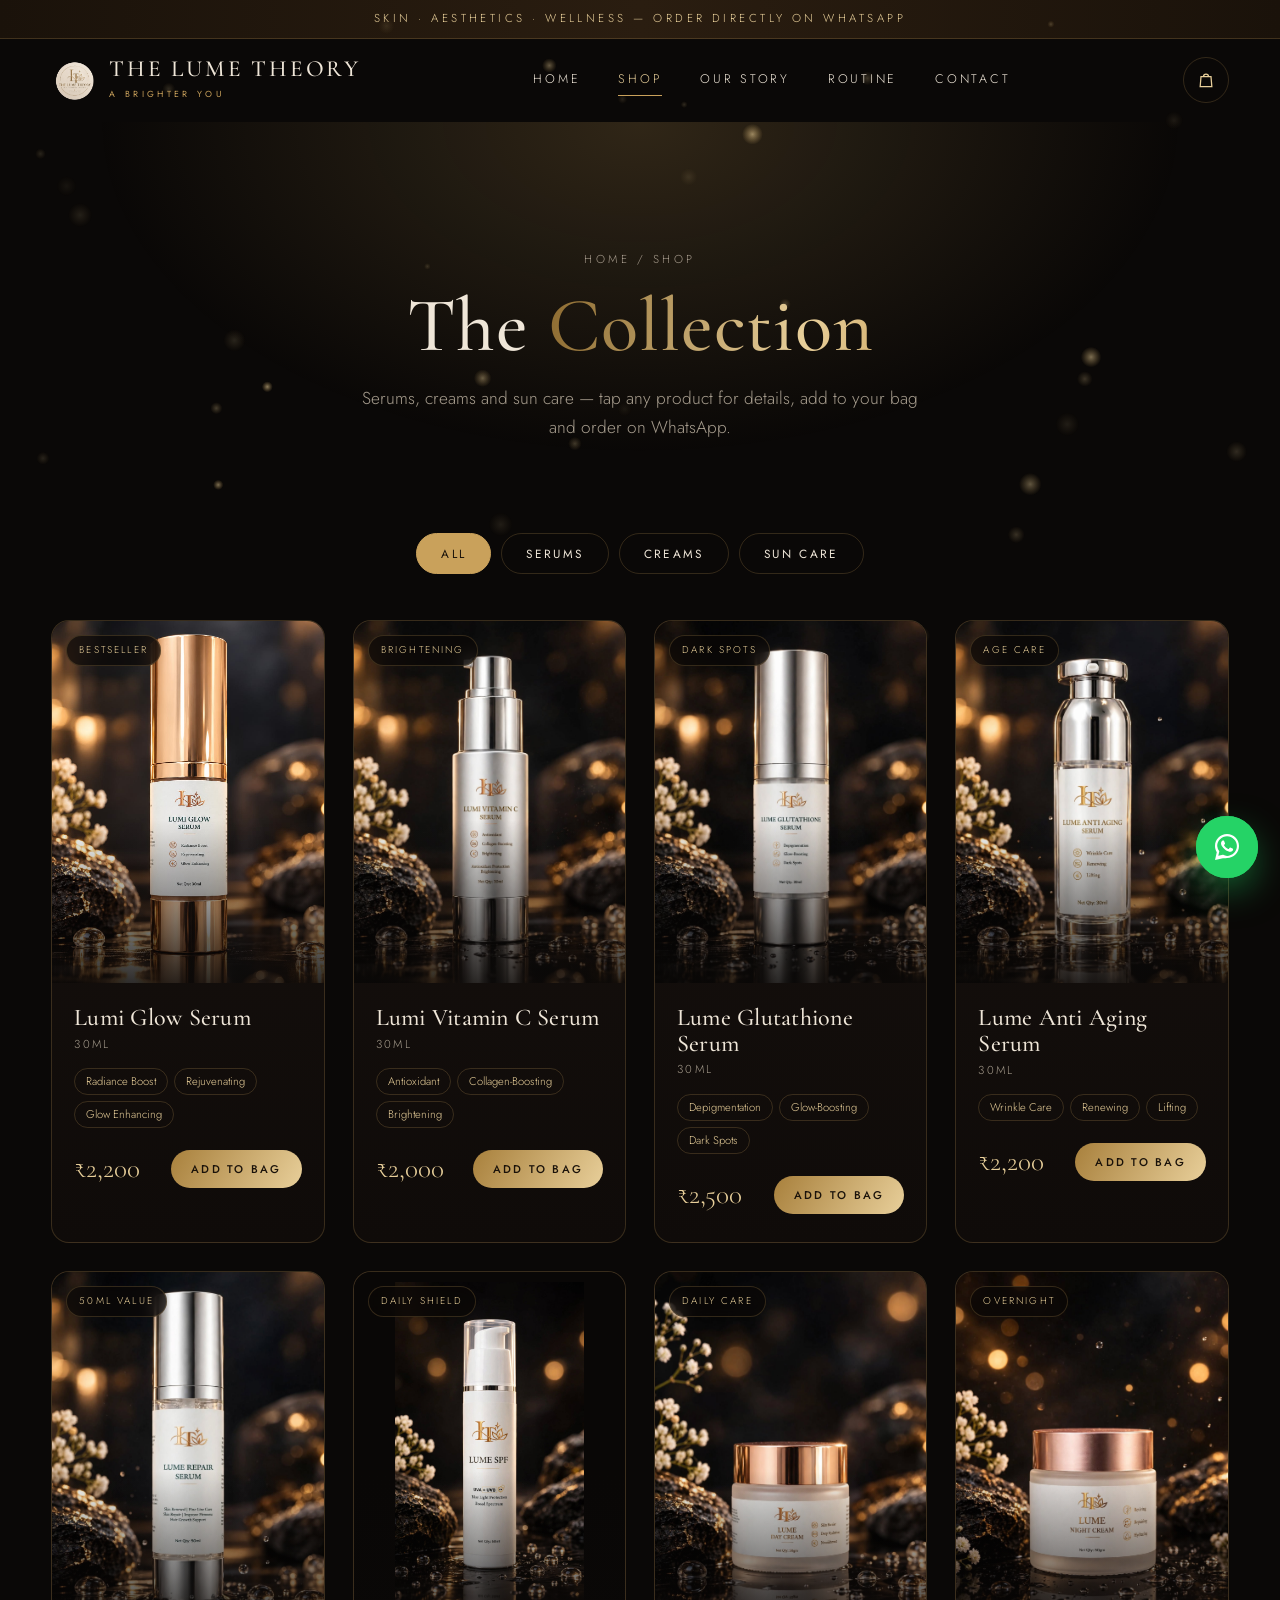
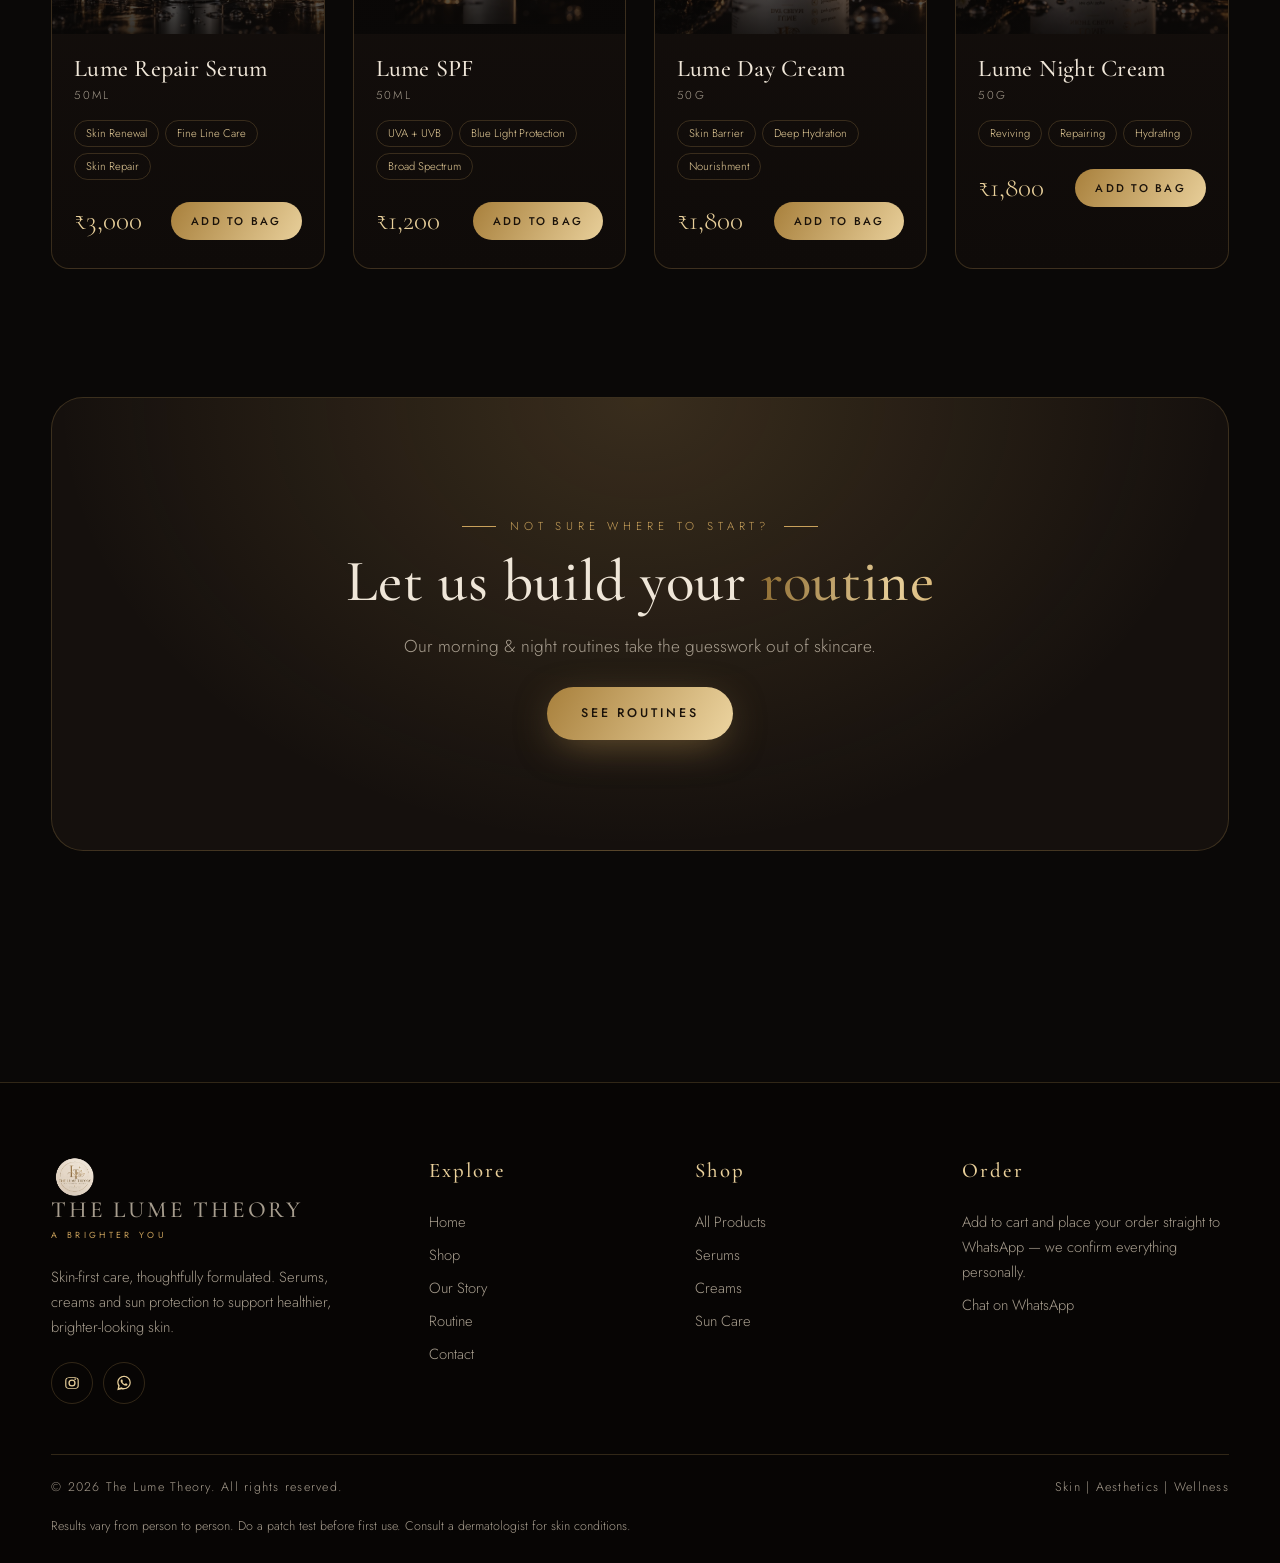
<file: shop.html>
<!DOCTYPE html>
<html lang="en">
<head>
<meta charset="UTF-8">
<meta name="viewport" content="width=device-width,initial-scale=1">
<title>Shop — The Lume Theory</title>
<meta name="description" content="Shop The Lume Theory serums, day & night creams and SPF. Add to bag and order on WhatsApp.">
<meta name="theme-color" content="#0a0807">
<link rel="icon" type="image/png" href="logo.png">
<link rel="apple-touch-icon" href="logo.png">
<link rel="preconnect" href="https://fonts.googleapis.com"><link rel="preconnect" href="https://fonts.gstatic.com" crossorigin>
<link href="https://fonts.googleapis.com/css2?family=Cormorant+Garamond:ital,wght@0,400;0,500;0,600;1,400;1,500&family=Jost:wght@300;400;500&display=swap" rel="stylesheet">
<link rel="stylesheet" href="style.css">
</head>
<body>
<main>
  <section class="phero"><div class="wrap">
    <div class="crumbs"><a href="index.html">Home</a> / Shop</div>
    <h1>The <span class="gold-text">Collection</span></h1>
    <p class="lead" style="margin-inline:auto">Serums, creams and sun care — tap any product for details, add to your bag and order on WhatsApp.</p>
  </div></section>
  <section class="sec" style="padding-top:20px"><div class="wrap">
    <div class="filters" data-filters>
      <button data-f="all" class="on">All</button><button data-f="serum">Serums</button><button data-f="cream">Creams</button><button data-f="sun">Sun Care</button>
    </div>
    <div class="grid" data-grid="all"></div>
  </div></section>
  <section class="sec" style="padding-top:0"><div class="wrap">
    <div class="band rv z"><span class="eyebrow c">Not sure where to start?</span><h2>Let us build your <span class="gold-text">routine</span></h2><p class="lead" style="margin-inline:auto">Our morning &amp; night routines take the guesswork out of skincare.</p><a href="routine.html" class="btn btn-gold">See Routines</a></div>
  </div></section>
</main>
<script src="main.js"></script>
</body>
</html>
</file>
<file: style.css>
/* ============ The Lume Theory — Global Styles ============ */
:root{
  --bg:#0a0807; --bg2:#120e0c; --card:#15100d; --line:rgba(201,161,91,.22);
  --gold:#c9a15b; --gold2:#e8cf9a; --rose:#b9755f; --cream:#f6efe4; --ivory:#fbf7f0;
  --text:#efe6d8; --muted:#a79d8e; --ink:#1b1410;
  --serif:'Cormorant Garamond',Georgia,serif; --sans:'Jost','Helvetica Neue',Arial,sans-serif;
  --ease:cubic-bezier(.2,.7,.2,1); --r:18px;
}
*{box-sizing:border-box;margin:0;padding:0}
html{scroll-behavior:smooth;-webkit-text-size-adjust:100%}
body{background:var(--bg);color:var(--text);font-family:var(--sans);font-weight:300;line-height:1.7;overflow-x:hidden;-webkit-font-smoothing:antialiased}
img{max-width:100%;display:block}
a{color:inherit;text-decoration:none}
button{font-family:inherit;cursor:pointer;border:0;background:none;color:inherit}
::selection{background:var(--gold);color:#000}
.wrap{width:min(1240px,92%);margin-inline:auto}
section{position:relative}
.sec{padding:clamp(70px,10vw,130px) 0}
.eyebrow{font-size:.72rem;letter-spacing:.42em;text-transform:uppercase;color:var(--gold);display:inline-flex;align-items:center;gap:14px}
.eyebrow::before,.eyebrow.c::after{content:"";width:34px;height:1px;background:var(--gold)}
.eyebrow.no-mark::before,.eyebrow.no-mark::after{display:none}
h1,h2,h3{font-family:var(--serif);font-weight:500;line-height:1.08;letter-spacing:.01em}
h1{font-size:clamp(2.8rem,7vw,6rem)}
h2{font-size:clamp(2.1rem,4.6vw,3.7rem)}
h3{font-size:1.55rem}
.gold-text{background:linear-gradient(100deg,#8c6a2f,#e8cf9a 40%,#c9a15b 60%,#f3e2b8);-webkit-background-clip:text;background-clip:text;color:transparent;background-size:200% auto;animation:shine 6s linear infinite}
@keyframes shine{to{background-position:200% center}}
.lead{color:var(--muted);font-size:1.08rem;max-width:560px}
.center{text-align:center}.center .lead{margin-inline:auto}
.head{margin-bottom:clamp(36px,5vw,70px)}.head h2{margin:14px 0 14px}

/* buttons */
.btn{position:relative;display:inline-flex;align-items:center;justify-content:center;gap:10px;padding:16px 34px;border-radius:50px;font-size:.78rem;letter-spacing:.24em;text-transform:uppercase;font-weight:500;overflow:hidden;transition:.45s var(--ease);isolation:isolate}
.btn-gold{background:linear-gradient(120deg,#a8803c,#e8cf9a 50%,#b98e47);background-size:200% auto;color:#1a120a;box-shadow:0 10px 40px -10px rgba(201,161,91,.55)}
.btn-gold:hover{background-position:100% 0;transform:translateY(-3px);box-shadow:0 18px 50px -10px rgba(201,161,91,.75)}
.btn-line{border:1px solid var(--gold);color:var(--gold2)}
.btn-line:hover{background:var(--gold);color:#140d07;transform:translateY(-3px)}
.btn-wa{background:#25D366;color:#06210f;box-shadow:0 10px 40px -12px rgba(37,211,102,.6)}
.btn-wa:hover{transform:translateY(-3px);box-shadow:0 18px 50px -10px rgba(37,211,102,.8)}
.btn svg{width:18px;height:18px;fill:currentColor}

/* cursor glow + scroll progress */
#glow{position:fixed;width:420px;height:420px;border-radius:50%;pointer-events:none;z-index:1;background:radial-gradient(circle,rgba(201,161,91,.10),transparent 65%);transform:translate(-50%,-50%);left:-999px;top:-999px;transition:opacity .4s}
#progress{position:fixed;top:0;left:0;height:2px;width:0;background:linear-gradient(90deg,var(--gold),var(--gold2));z-index:1200}
#particles{position:fixed;inset:0;z-index:0;pointer-events:none;opacity:.8}
main,header,footer{position:relative;z-index:2}

/* announcement + header */
.announce{background:linear-gradient(90deg,#1a120a,#2a1d10,#1a120a);color:var(--gold2);font-size:.72rem;letter-spacing:.3em;text-transform:uppercase;text-align:center;padding:9px 12px;border-bottom:1px solid var(--line)}
header.nav{position:sticky;top:0;z-index:1000;transition:.4s var(--ease);border-bottom:1px solid transparent}
header.nav.stuck{background:rgba(10,8,7,.96);border-color:var(--line)}
.nav .in{display:flex;align-items:center;justify-content:space-between;height:82px;transition:.4s}
header.stuck .in{height:68px}
.brand{display:flex;align-items:center;gap:12px}
.brand img{width:46px;height:46px;border-radius:50%;object-fit:cover}
.brand b{font-family:var(--serif);font-size:1.45rem;font-weight:500;letter-spacing:.12em;text-transform:uppercase;line-height:1}
.brand small{display:block;font-size:.55rem;letter-spacing:.38em;color:var(--gold);text-transform:uppercase;margin-top:3px;font-weight:400}
.links{display:flex;gap:38px}
.links a{position:relative;font-size:.78rem;letter-spacing:.22em;text-transform:uppercase;padding:6px 0;color:var(--text)}
.links a::after{content:"";position:absolute;left:0;bottom:0;height:1px;width:0;background:var(--gold);transition:.4s var(--ease)}
.links a:hover::after,.links a.on::after{width:100%}
.links a.on{color:var(--gold2)}
.actions{display:flex;align-items:center;gap:8px}
.icon-btn{position:relative;width:46px;height:46px;border-radius:50%;display:grid;place-items:center;border:1px solid var(--line);transition:.4s var(--ease)}
.icon-btn:hover{border-color:var(--gold);background:rgba(201,161,91,.1);transform:translateY(-2px)}
.icon-btn svg{width:20px;height:20px;stroke:var(--gold2);fill:none;stroke-width:1.5}
.badge{position:absolute;top:-4px;right:-4px;min-width:20px;height:20px;border-radius:20px;background:var(--gold);color:#1a120a;font-size:.68rem;font-weight:600;display:grid;place-items:center;padding:0 5px;transform:scale(0);transition:.4s var(--ease)}
.badge.on{transform:scale(1)}.badge.bump{animation:bump .5s}
@keyframes bump{40%{transform:scale(1.5)}}
.burger{display:none}
@media(max-width:940px){
  .links{position:fixed;inset:0;width:100%;height:100vh;height:100dvh;max-height:none;overflow-y:auto;background:#0d0907;flex-direction:column;justify-content:center;padding:100px clamp(28px,12vw,64px) 48px;gap:18px;transform:translateX(100%);transition:transform .35s var(--ease);border:0;z-index:1100;isolation:isolate}
  .links.open{transform:none}.links a{font-size:.95rem}
  .links a{width:100%;padding:14px 0;border-bottom:1px solid transparent;transition:color .2s,border-color .2s}
  .links a:hover,.links a.on{border-color:var(--gold)}
  body.nav-open{overflow:hidden;overscroll-behavior:none}
  .burger{display:grid}
  .brand b{font-size:1.15rem}
}

/* hero */
.hero{min-height:calc(100vh - 82px);display:flex;align-items:center;padding:60px 0 80px;overflow:hidden}
.hero::before{content:"";position:absolute;inset:0;background:radial-gradient(ellipse at 75% 40%,rgba(201,161,91,.18),transparent 55%),radial-gradient(ellipse at 10% 90%,rgba(185,117,95,.12),transparent 50%)}
.hero .wrap{display:grid;grid-template-columns:1.05fr .95fr;gap:40px;align-items:center;position:relative}
.hero h1{margin:22px 0 24px}
.hero h1 .line{display:block;overflow:hidden}
.hero h1 .line span{display:inline-block;transform:translateY(110%);animation:rise 1.1s var(--ease) forwards}
.hero h1 .line:nth-child(2) span{animation-delay:.15s}.hero h1 .line:nth-child(3) span{animation-delay:.3s}
@keyframes rise{to{transform:none}}
.hero .cta{display:flex;flex-wrap:wrap;gap:16px;margin-top:38px}
.trust{display:flex;gap:34px;margin-top:54px;flex-wrap:wrap}
.trust div{border-left:1px solid var(--line);padding-left:16px}
.trust b{display:block;font-family:var(--serif);font-size:2rem;color:var(--gold2);font-weight:500;line-height:1}
.trust span{font-size:.7rem;letter-spacing:.22em;text-transform:uppercase;color:var(--muted)}
.stage{position:relative;height:min(78vh,720px);display:grid;place-items:center;perspective:1200px}
.stage .ring{position:absolute;width:min(440px,80%);aspect-ratio:1;border-radius:50%;border:1px solid var(--line);animation:spin 30s linear infinite}
.stage .ring.r2{width:min(560px,100%);border-style:dashed;animation-duration:50s;animation-direction:reverse;opacity:.6}
.stage .ring::after{content:"";position:absolute;top:-5px;left:50%;width:10px;height:10px;border-radius:50%;background:var(--gold);box-shadow:0 0 20px var(--gold)}
@keyframes spin{to{transform:rotate(360deg)}}
.stage .tilt{position:relative;transform-style:preserve-3d;transition:transform .15s ease-out;will-change:transform}
.stage .main-img{width:min(360px,70vw);border-radius:26px;box-shadow:0 50px 90px -30px rgba(0,0,0,.9),0 0 0 1px var(--line);animation:float 6s ease-in-out infinite;transform:translateZ(60px)}
.stage .mini{position:absolute;width:150px;border-radius:18px;box-shadow:0 30px 60px -20px #000,0 0 0 1px var(--line);animation:float 7s ease-in-out infinite}
.stage .m1{left:-26%;bottom:6%;transform:translateZ(120px);animation-delay:-2s}
.stage .m2{right:-24%;top:8%;transform:translateZ(90px);animation-delay:-4s;width:130px}
@keyframes float{50%{translate:0 -16px}}
@media(max-width:940px){.hero .wrap{grid-template-columns:1fr}.stage{height:520px;order:-1}.stage .m1{left:-6%;width:110px}.stage .m2{right:-4%;width:100px}.hero{padding-top:30px}}

/* marquee */
.marquee{border-block:1px solid var(--line);padding:22px 0;overflow:hidden;background:rgba(201,161,91,.03)}
.marquee .track{display:flex;gap:60px;width:max-content;animation:slide 30s linear infinite}
.marquee span{font-family:var(--serif);font-size:1.6rem;font-style:italic;color:var(--gold2);white-space:nowrap;display:flex;align-items:center;gap:60px}
.marquee span::after{content:"✦";font-style:normal;font-size:.9rem;color:var(--gold)}
@keyframes slide{to{transform:translateX(-50%)}}

/* reveal */
.rv{opacity:0;transform:translateY(46px);transition:opacity 1s var(--ease),transform 1s var(--ease)}
.rv.l{transform:translateX(-50px)}.rv.r{transform:translateX(50px)}.rv.z{transform:scale(.92)}
.rv.in{opacity:1;transform:none}
.d1{transition-delay:.1s}.d2{transition-delay:.2s}.d3{transition-delay:.3s}.d4{transition-delay:.4s}

/* collection banner */
.banner{position:relative;border-radius:28px;overflow:hidden;border:1px solid var(--line);box-shadow:0 40px 100px -40px #000}
.banner img{width:100%;transition:transform 1.6s var(--ease)}
.banner:hover img{transform:scale(1.04)}

/* product cards */
.grid{display:grid;grid-template-columns:repeat(auto-fill,minmax(270px,1fr));gap:28px}
.card{position:relative;background:linear-gradient(180deg,#17110e,#0f0b09);border:1px solid var(--line);border-radius:var(--r);overflow:hidden;transition:transform .5s var(--ease),border-color .5s,box-shadow .5s;transform-style:preserve-3d}
.card:hover{border-color:rgba(201,161,91,.6);box-shadow:0 40px 80px -40px rgba(201,161,91,.35)}
.card .ph{position:relative;aspect-ratio:3/4;overflow:hidden;cursor:pointer;background:#050403}
.card .ph img{width:100%;height:100%;object-fit:cover;transition:transform 1.2s var(--ease)}
.card:hover .ph img{transform:scale(1.08)}
.card[data-product="spf"] .ph img{object-fit:contain;padding:10px;background:#090706}
.card[data-product="spf"]:hover .ph img{transform:none}
.card .ph::after{content:"";position:absolute;inset:0;background:linear-gradient(transparent 55%,rgba(10,8,7,.85));pointer-events:none}
.tag{position:absolute;top:14px;left:14px;z-index:2;background:rgba(10,8,7,.7);backdrop-filter:blur(8px);border:1px solid var(--line);color:var(--gold2);font-size:.62rem;letter-spacing:.22em;text-transform:uppercase;padding:6px 12px;border-radius:30px}
.quick{position:absolute;z-index:2;left:50%;bottom:16px;transform:translate(-50%,20px);opacity:0;transition:.5s var(--ease);background:rgba(10,8,7,.8);border:1px solid var(--gold);color:var(--gold2);padding:10px 22px;border-radius:40px;font-size:.68rem;letter-spacing:.22em;text-transform:uppercase;white-space:nowrap;backdrop-filter:blur(8px)}
.card:hover .quick{opacity:1;transform:translate(-50%,0)}
@media(hover:none){.quick{opacity:1;transform:translate(-50%,0)}}
.card .bd{padding:22px 22px 24px}
.card h3{font-size:1.5rem;margin-bottom:4px}
.card .sz{font-size:.72rem;letter-spacing:.2em;text-transform:uppercase;color:var(--muted)}
.chips{display:flex;flex-wrap:wrap;gap:6px;margin:14px 0 18px}
.chips i{font-style:normal;font-size:.7rem;border:1px solid var(--line);color:var(--gold2);padding:3px 11px;border-radius:30px}
.row{display:flex;align-items:center;justify-content:space-between;gap:12px}
.price{font-family:var(--serif);font-size:1.7rem;color:var(--gold2)}
.add{display:inline-flex;align-items:center;gap:8px;background:linear-gradient(120deg,#a8803c,#e8cf9a);color:#1a120a;padding:11px 20px;border-radius:40px;font-size:.7rem;letter-spacing:.2em;text-transform:uppercase;font-weight:500;transition:.4s var(--ease)}
.add:hover{transform:translateY(-2px);box-shadow:0 12px 30px -8px rgba(201,161,91,.7)}
.add.ok{background:#25D366}

/* filter */
.filters{display:flex;flex-wrap:wrap;gap:10px;justify-content:center;margin-bottom:46px}
.filters button{padding:11px 24px;border:1px solid var(--line);border-radius:40px;font-size:.74rem;letter-spacing:.2em;text-transform:uppercase;transition:.4s var(--ease)}
.filters button:hover{border-color:var(--gold)}
.filters button.on{background:var(--gold);color:#1a120a;border-color:var(--gold)}

/* feature split */
.split{display:grid;grid-template-columns:1fr 1fr;gap:clamp(30px,6vw,90px);align-items:center}
.split .vis{position:relative}
.split .vis img{border-radius:24px;border:1px solid var(--line);box-shadow:0 40px 90px -40px #000}
.split .vis.story-logo-wrap::before{display:none}
.split .vis img.story-logo{width:min(100%,420px);margin-inline:auto;border:0;border-radius:0;box-shadow:none;filter:drop-shadow(0 24px 38px rgba(0,0,0,.38))}
.story-title,.contact-title{font-family:var(--serif);font-weight:500;letter-spacing:.025em}
.story-title .gold-text{font-style:italic}
.concern-heading{font-family:var(--serif);font-size:clamp(2.5rem,5.4vw,4.4rem);font-weight:500;letter-spacing:.025em;line-height:1.08}
.concern-heading .gold-text{font-style:italic}
.contact-number{display:inline-block;margin-top:6px;color:var(--gold2);font-size:1.05rem;letter-spacing:.08em}
.contact-number:hover{color:var(--gold)}
.split .vis::before{content:"";position:absolute;inset:-18px 18px 18px -18px;border:1px solid var(--gold);border-radius:24px;opacity:.5;z-index:-1}
.ticks{list-style:none;margin:26px 0 34px}
.ticks li{padding:12px 0 12px 38px;position:relative;border-bottom:1px solid rgba(201,161,91,.12)}
.ticks li::before{content:"✦";position:absolute;left:0;color:var(--gold)}
@media(max-width:860px){.split{grid-template-columns:1fr}}

/* pillars */
.pillars{display:grid;grid-template-columns:repeat(auto-fit,minmax(230px,1fr));gap:24px}
.pillar{padding:38px 30px;border:1px solid var(--line);border-radius:var(--r);background:linear-gradient(160deg,rgba(201,161,91,.07),transparent);transition:.5s var(--ease)}
.pillar:hover{transform:translateY(-8px);border-color:var(--gold)}
.pillar .ic{width:58px;height:58px;border-radius:50%;border:1px solid var(--gold);display:grid;place-items:center;margin-bottom:22px;color:var(--gold2);font-size:1.4rem}
.pillar p{color:var(--muted);font-size:.95rem;margin-top:8px}

/* counters/steps */
.steps{display:grid;grid-template-columns:repeat(auto-fit,minmax(240px,1fr));gap:26px;counter-reset:s}
.step{position:relative;padding:34px 28px;border-radius:var(--r);background:var(--card);border:1px solid var(--line);counter-increment:s;transition:.5s var(--ease)}
.step:hover{transform:translateY(-8px);border-color:var(--gold)}
.step::before{content:"0" counter(s);font-family:var(--serif);font-size:3.4rem;color:rgba(201,161,91,.3);line-height:1;display:block;margin-bottom:10px}
.step h3{margin-bottom:8px}.step p{color:var(--muted);font-size:.95rem}
.step .pill{display:inline-block;margin-top:14px;font-size:.66rem;letter-spacing:.22em;text-transform:uppercase;color:var(--gold2);border:1px solid var(--line);padding:4px 12px;border-radius:30px}

/* routine tabs */
.tabs{display:flex;justify-content:center;gap:12px;margin-bottom:44px;flex-wrap:wrap}
.tabs button{padding:14px 34px;border-radius:50px;border:1px solid var(--line);font-size:.78rem;letter-spacing:.22em;text-transform:uppercase;transition:.4s}
.tabs button.on{background:var(--gold);color:#1a120a;border-color:var(--gold)}
.panel{display:none}.panel.on{display:block;animation:fadeup .7s var(--ease)}
@keyframes fadeup{from{opacity:0;transform:translateY(24px)}}
.rp{display:grid;grid-template-columns:repeat(auto-fit,minmax(220px,1fr));gap:22px}
.rp .it{display:flex;gap:16px;align-items:center;padding:16px;border:1px solid var(--line);border-radius:var(--r);background:var(--card);transition:.4s}
.rp .it:hover{border-color:var(--gold);transform:translateY(-4px)}
.rp img{width:76px;height:96px;object-fit:cover;border-radius:12px}
.rp b{font-family:var(--serif);font-size:1.25rem;font-weight:500;display:block;line-height:1.2}
.rp small{color:var(--gold);letter-spacing:.2em;text-transform:uppercase;font-size:.62rem}

/* concern finder */
.finder{display:grid;grid-template-columns:repeat(auto-fit,minmax(200px,1fr));gap:18px}
.concern{padding:30px 24px;border:1px solid var(--line);border-radius:var(--r);text-align:left;transition:.5s var(--ease);background:var(--card)}
.concern:hover,.concern.on{border-color:var(--gold);background:rgba(201,161,91,.1);transform:translateY(-6px)}
.concern b{font-family:var(--serif);font-size:1.4rem;font-weight:500;display:block}
.concern span{color:var(--muted);font-size:.85rem}
#result{margin-top:46px;min-height:80px}

/* faq */
.faq details{border-bottom:1px solid var(--line);padding:22px 0}
.faq summary{list-style:none;cursor:pointer;font-family:var(--serif);font-size:1.4rem;display:flex;justify-content:space-between;align-items:center;gap:20px}
.faq summary::-webkit-details-marker{display:none}
.faq summary::after{content:"+";font-size:1.8rem;color:var(--gold);transition:.4s}
.faq details[open] summary::after{transform:rotate(45deg)}
.faq details p{color:var(--muted);margin-top:12px;max-width:760px}

/* page hero */
.phero{padding:clamp(70px,10vw,130px) 0 clamp(40px,6vw,70px);text-align:center;position:relative;overflow:hidden}
.phero::before{content:"";position:absolute;inset:0;background:radial-gradient(ellipse at 50% 0,rgba(201,161,91,.2),transparent 60%)}
.phero .wrap{position:relative}.phero h1{font-size:clamp(2.6rem,6vw,5rem);margin:16px 0}
.crumbs{font-size:.72rem;letter-spacing:.3em;text-transform:uppercase;color:var(--muted)}.crumbs a:hover{color:var(--gold)}

/* contact */
.contact{display:grid;grid-template-columns:1fr 1.1fr;gap:clamp(30px,5vw,70px)}
.info .it{display:flex;gap:18px;padding:24px 0;border-bottom:1px solid var(--line)}
.info .ic{width:50px;height:50px;flex:none;border-radius:50%;border:1px solid var(--gold);display:grid;place-items:center;color:var(--gold2)}
.info b{display:block;font-family:var(--serif);font-size:1.3rem;font-weight:500}.info span{color:var(--muted)}
.form{padding:clamp(26px,4vw,46px);border:1px solid var(--line);border-radius:24px;background:linear-gradient(160deg,#17110e,#0d0907)}
.fld{margin-bottom:20px}
.fld label{display:block;font-size:.68rem;letter-spacing:.24em;text-transform:uppercase;color:var(--gold);margin-bottom:8px}
.fld input,.fld textarea,.fld select{width:100%;background:rgba(255,255,255,.03);border:1px solid var(--line);color:var(--text);padding:15px 18px;border-radius:12px;font:inherit;transition:.3s;outline:none}
.phone-field{display:flex;align-items:center;border:1px solid var(--line);border-radius:12px;background:rgba(255,255,255,.03);transition:.3s}
.phone-field:focus-within{border-color:var(--gold);background:rgba(201,161,91,.06);box-shadow:0 0 0 4px rgba(201,161,91,.1)}
.phone-field>span{padding-left:18px;color:var(--gold2);font-weight:500;white-space:nowrap}
.phone-field input{min-width:0;border:0;background:transparent;box-shadow:none!important}
.phone-field input:focus{background:transparent}
.fld.bad .phone-field{border-color:#ff7b7b}
.fld.bad select{border-color:#ff7b7b}
.fld select option{background:#15100d}
.fld input:focus,.fld textarea:focus,.fld select:focus{border-color:var(--gold);background:rgba(201,161,91,.06);box-shadow:0 0 0 4px rgba(201,161,91,.1)}
.two{display:grid;grid-template-columns:1fr 1fr;gap:16px}
@media(max-width:860px){.contact{grid-template-columns:1fr}.two{grid-template-columns:1fr}}

/* cart drawer */
#overlay{position:fixed;inset:0;background:rgba(0,0,0,.65);backdrop-filter:blur(4px);z-index:1900;opacity:0;visibility:hidden;transition:.5s}
#overlay.on{opacity:1;visibility:visible}
#drawer{position:fixed;top:0;right:0;height:100%;width:min(460px,100%);background:#0c0806;border-left:1px solid var(--line);z-index:2000;transform:translateX(105%);transition:transform .65s var(--ease);display:flex;flex-direction:column}
#drawer.on{transform:none}
.dh{display:flex;justify-content:space-between;align-items:center;padding:24px 26px;border-bottom:1px solid var(--line)}
.dh h3{font-size:1.8rem}
.dbody{flex:1;overflow:auto;padding:12px 26px}
.empty{text-align:center;padding:70px 10px;color:var(--muted)}.empty .big{font-size:3rem;color:var(--gold);font-family:var(--serif)}
.ci{display:grid;grid-template-columns:78px 1fr auto;gap:16px;padding:18px 0;border-bottom:1px solid rgba(201,161,91,.12);animation:fadeup .5s var(--ease)}
.ci img{width:78px;height:100px;object-fit:cover;border-radius:12px}
.ci b{font-family:var(--serif);font-size:1.25rem;font-weight:500;line-height:1.2;display:block}
.ci small{color:var(--muted);font-size:.78rem}
.qty{display:inline-flex;align-items:center;border:1px solid var(--line);border-radius:30px;margin-top:10px}
.qty button{width:32px;height:32px;font-size:1.1rem;color:var(--gold2)}.qty button:hover{color:#fff}
.qty span{min-width:26px;text-align:center;font-size:.9rem}
.ci .rm{color:var(--muted);font-size:.7rem;letter-spacing:.15em;text-transform:uppercase;align-self:start}.ci .rm:hover{color:#ff7b7b}
.ci .pr{font-family:var(--serif);color:var(--gold2);font-size:1.2rem;text-align:right}
.df{padding:20px 26px 26px;border-top:1px solid var(--line);background:#0a0705}
.tot{display:flex;justify-content:space-between;font-family:var(--serif);font-size:1.6rem;margin-bottom:4px}.tot span:last-child{color:var(--gold2)}
.df small{display:block;color:var(--muted);margin-bottom:16px;font-size:.78rem}
.df .btn{width:100%}
#checkout{position:fixed;inset:0;z-index:2100;display:grid;place-items:center;padding:20px;opacity:0;visibility:hidden;transition:.5s;background:rgba(0,0,0,.78);backdrop-filter:blur(6px)}
#checkout.on{opacity:1;visibility:visible}
#checkout .box{width:min(560px,100%);max-height:92vh;overflow:auto;background:#0f0a07;border:1px solid var(--gold);border-radius:24px;padding:34px;transform:translateY(40px) scale(.96);transition:.6s var(--ease)}
#checkout.on .box{transform:none}
.sum{border:1px dashed var(--line);border-radius:14px;padding:14px 18px;margin-bottom:22px;font-size:.9rem;color:var(--muted)}
.sum div{display:flex;justify-content:space-between;gap:12px;padding:3px 0}.sum .t{color:var(--gold2);font-family:var(--serif);font-size:1.3rem;border-top:1px solid var(--line);margin-top:8px;padding-top:8px}
.err{color:#ff8b8b;font-size:.78rem;margin-top:6px;display:none}.fld.bad .err{display:block}.fld.bad input,.fld.bad textarea{border-color:#ff7b7b}

/* quick view modal */
#qv{position:fixed;inset:0;z-index:2100;display:grid;place-items:center;padding:20px;background:rgba(0,0,0,.8);backdrop-filter:blur(6px);opacity:0;visibility:hidden;transition:.5s}
#qv.on{opacity:1;visibility:visible}
#qv .box{width:min(960px,100%);max-height:92vh;overflow:auto;display:grid;grid-template-columns:1fr 1fr;background:#0f0a07;border:1px solid var(--gold);border-radius:26px;transform:translateY(40px) scale(.96);transition:.6s var(--ease)}
#qv.on .box{transform:none}
#qv .box img{width:100%;height:100%;object-fit:cover;min-height:340px}
#qv .box img[data-product="spf"]{object-fit:contain;padding:18px;background:#090706}
#qv .txt{padding:clamp(26px,4vw,48px)}
#qv h2{font-size:2.6rem;margin:10px 0}
#qv .xx{position:absolute;top:18px;right:18px}
@media(max-width:760px){#qv .box{grid-template-columns:1fr}#qv .box img{max-height:320px}}

/* toast */
#toast{position:fixed;left:50%;top:24px;transform:translate(-50%,-140px);z-index:3000;background:#15100d;border:1px solid var(--gold);color:var(--gold2);padding:14px 28px;border-radius:50px;font-size:.85rem;letter-spacing:.08em;transition:.6s var(--ease);box-shadow:0 20px 60px -10px #000;max-width:92vw;text-align:center}
#toast.on{transform:translate(-50%,0)}

/* floating whatsapp */
.fab{position:fixed;right:22px;bottom:22px;z-index:900;width:62px;height:62px;border-radius:50%;background:#25D366;display:grid;place-items:center;box-shadow:0 14px 40px -8px rgba(37,211,102,.7);transition:.4s var(--ease)}
.fab:hover{transform:scale(1.1) rotate(-6deg)}
.fab svg{width:32px;height:32px;fill:#fff}
.fab::before{content:"";position:absolute;inset:0;border-radius:50%;border:2px solid #25D366;animation:ping 2.2s infinite}
@keyframes ping{to{transform:scale(1.7);opacity:0}}
.totop{position:fixed;right:30px;bottom:96px;z-index:900;width:46px;height:46px;border-radius:50%;border:1px solid var(--gold);background:rgba(10,8,7,.85);color:var(--gold2);opacity:0;visibility:hidden;transition:.4s}
.totop.on{opacity:1;visibility:visible}

/* cta band + footer */
.band{text-align:center;padding:clamp(60px,9vw,110px) 20px;border:1px solid var(--line);border-radius:32px;background:radial-gradient(ellipse at 50% 0,rgba(201,161,91,.2),transparent 70%),var(--card);overflow:hidden;position:relative}
.band h2{margin:14px 0 18px}.band .btn{margin-top:26px}
footer.ft{margin-top:clamp(60px,8vw,110px);border-top:1px solid var(--line);background:#070504;padding:70px 0 26px}
.fg{display:grid;grid-template-columns:1.5fr 1fr 1fr 1.2fr;gap:44px}
.fg h4{font-family:var(--serif);font-size:1.3rem;font-weight:500;color:var(--gold2);margin-bottom:18px;letter-spacing:.1em}
.fg a,.fg p{display:block;color:var(--muted);font-size:.92rem;padding:4px 0;transition:.3s}.fg a:hover{color:var(--gold2);padding-left:6px}
.fb{margin-top:50px;padding-top:22px;border-top:1px solid var(--line);display:flex;justify-content:space-between;flex-wrap:wrap;gap:10px;color:var(--muted);font-size:.78rem;letter-spacing:.1em}
.soc{display:flex;gap:10px;margin-top:18px}.soc a{width:42px;height:42px;border:1px solid var(--line);border-radius:50%;display:grid;place-items:center;padding:0}.soc a:hover{border-color:var(--gold);background:rgba(201,161,91,.1);padding:0}
.soc svg{width:18px;height:18px;fill:var(--gold2)}
@media(max-width:860px){.fg{grid-template-columns:1fr 1fr}}@media(max-width:520px){.fg{grid-template-columns:1fr}}
.note{font-size:.78rem;color:var(--muted);margin-top:18px}
@media(max-width:600px){
  .wrap{width:min(100% - 32px,460px)}
  .rv.l,.rv.r{transform:translateY(24px)}
  .rv.l.in,.rv.r.in{transform:none}
  .rv{transition-duration:.65s}
  .sec{padding:58px 0}
  .head{margin-bottom:32px}
  .hero{min-height:auto;padding:28px 0 48px}
  .hero .wrap{gap:8px}
  .hero h1{font-size:clamp(2.7rem,13vw,4rem);margin:12px 0 18px}
  .hero .lead{font-size:1rem}
  .hero .cta{gap:10px;margin-top:24px}
  .hero .cta .btn{flex:1 1 145px;padding:14px 16px;font-size:.68rem;letter-spacing:.12em}
  .stage{height:clamp(340px,100vw,420px)}
  .stage .main-img{width:min(270px,68vw);border-radius:20px}
  .stage .ring{width:min(330px,82vw)}
  .stage .ring.r2{width:min(370px,94vw)}
  .stage .m1{left:-5%;width:86px}
  .stage .m2{right:-3%;width:82px}
  .trust{gap:16px;margin-top:32px}
  .trust div{padding-left:10px}
  .trust b{font-size:1.65rem}
  .trust span{font-size:.6rem;letter-spacing:.12em}
  .marquee{padding:16px 0}
  .marquee .track{gap:32px}
  .marquee span{font-size:1.3rem;gap:32px}
  .banner{border-radius:16px}
  .grid{grid-template-columns:minmax(0,1fr);gap:20px}
  .card{width:100%;max-width:420px;margin-inline:auto}
  .card .bd{padding:18px}
  .split{gap:30px}
  .split .vis::before{inset:-10px 10px 10px -10px}
  .steps{grid-template-columns:minmax(0,1fr);gap:16px}
  .step{padding:28px 22px}
  .finder{grid-template-columns:minmax(0,1fr);gap:12px}
  .concern{padding:22px}
  .contact{gap:28px}
  .form{padding:22px 18px;border-radius:18px}
  .two{gap:0}
  #checkout{padding:10px}
  #checkout .box{max-height:94dvh;padding:22px 18px;border-radius:18px}
  .sum{padding:12px;font-size:.82rem}
  .df{padding:16px 18px 22px}
  .dbody{padding:10px 18px}
  .dh{padding:18px}
  .fab{right:16px;bottom:16px;width:54px;height:54px}
  .fg{gap:26px}
  .fb{margin-top:30px}
}
@media(prefers-reduced-motion:reduce){*{animation:none!important;transition:none!important}.rv{opacity:1;transform:none}}
</file>
